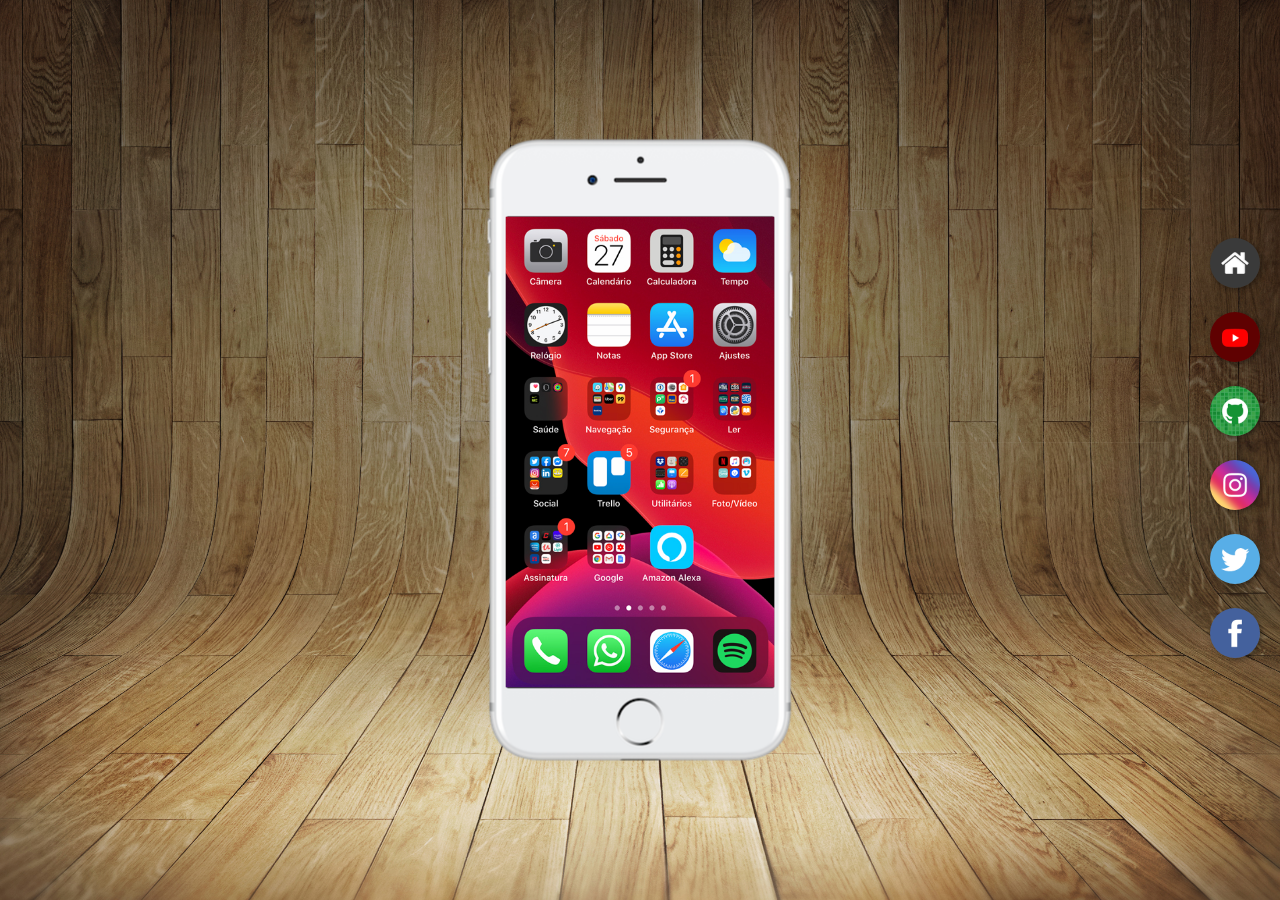
<file: index.html>
<!DOCTYPE html>
<html lang="pt-br">
<head>
  <meta charset="UTF-8">
  <meta name="viewport" content="width=device-width, initial-scale=1.0">
  <title>Redes Sociais com iframe</title>
  <link rel="shortcut icon" href="favicon.ico" type="image/x-icon">
  <link rel="stylesheet" href="styles/index.css">
  <link rel="stylesheet" href="styles/media.css">
</head>
<body>
  <main>
    <section id="fone">
      <iframe src="home.html" name="screen" id="screen" frameborder="0">
        Seu navegador não é compatível com isso.
      </iframe>
    </section>

    <section id="social-links">
      <a href="home.html" target="screen"><img src="imagens/logo-home.jpg" alt="Home"></a>
      <a href="youtube.html" target="screen"><img src="imagens/logo-youtube.jpg" alt="Youtube"></a>
      <a href="github.html" target="screen"><img src="imagens/logo-github.jpg" alt="GitHub"></a>
      <a href="instagram.html" target="screen"><img src="imagens/logo-instagram.jpg" alt="Instagram"></a>
      <a href="twitter.html" target="screen"><img src="imagens/logo-twitter.jpg" alt="Twitter"></a>
      <a href="facebook.html" target="screen"><img src="imagens/logo-facebook.jpg" alt="Facebook"></a>
    </section>
  </main>
</body>
</html>
</file>
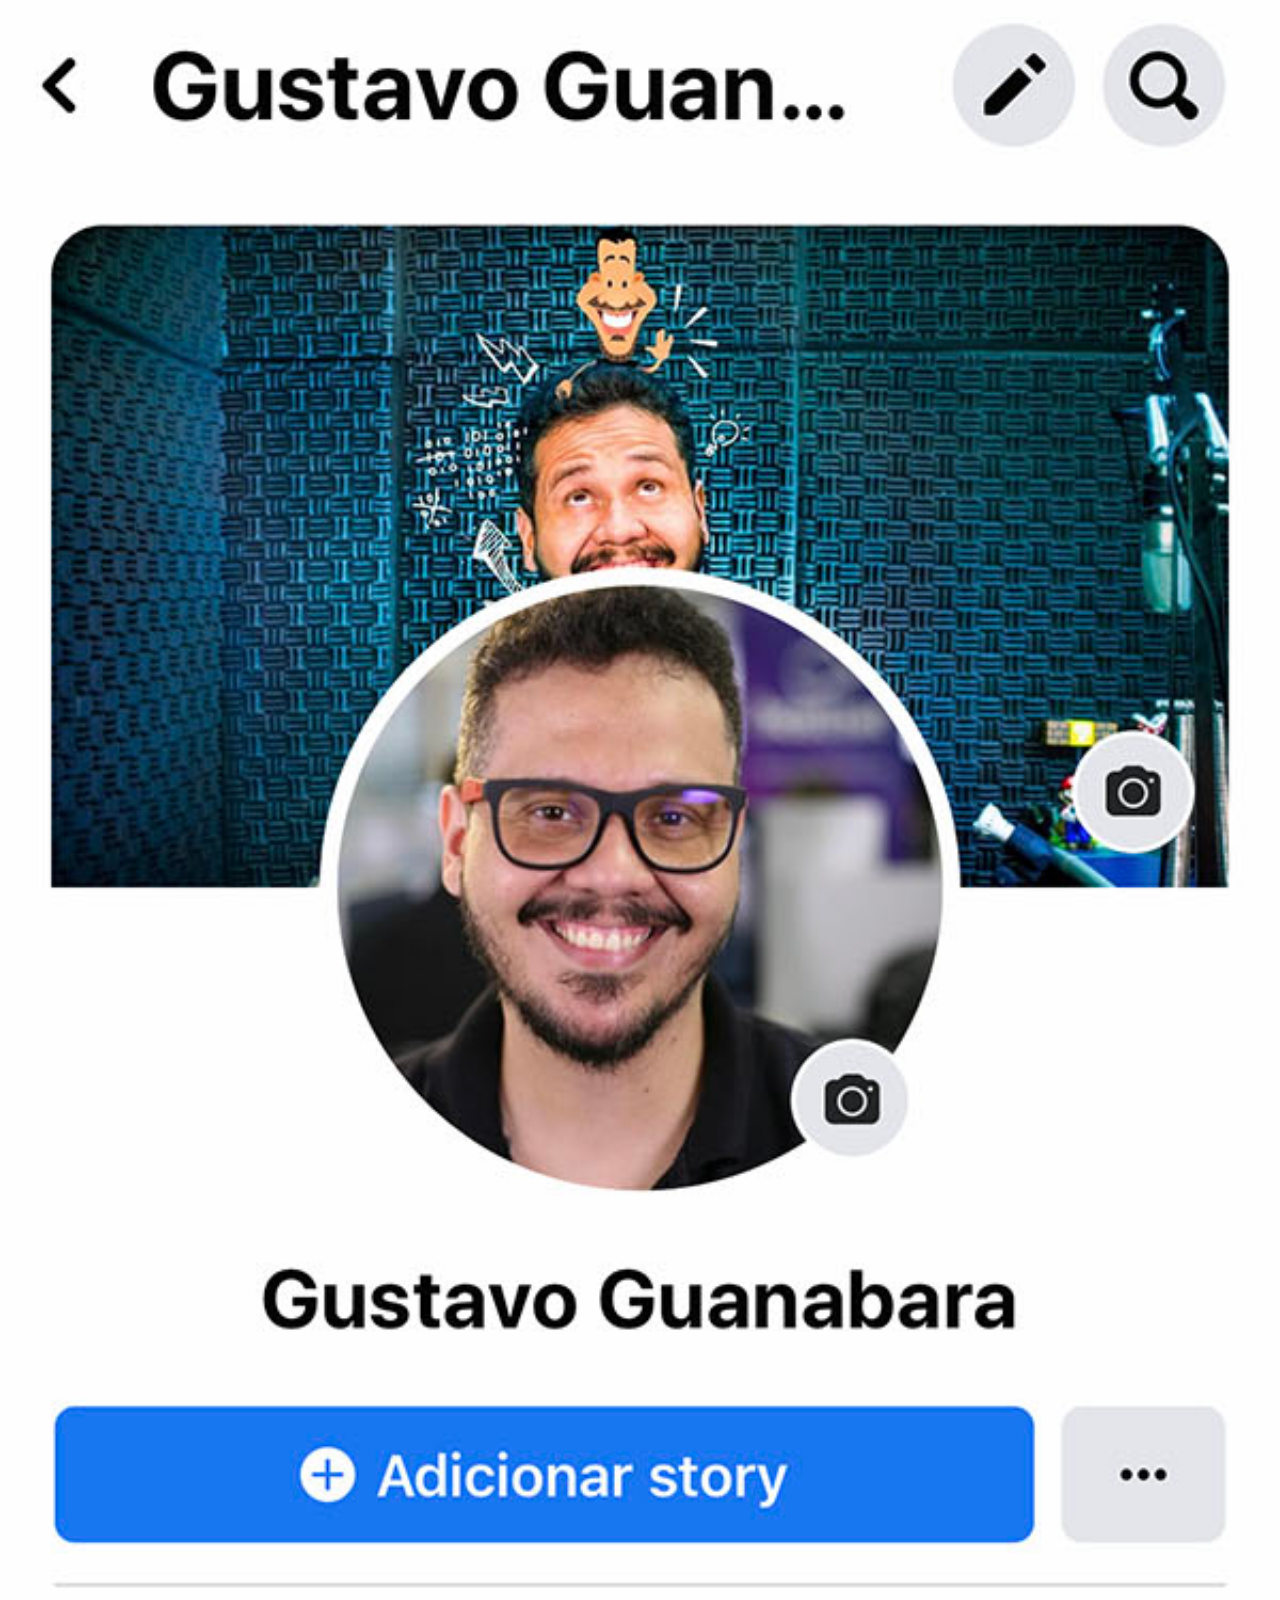
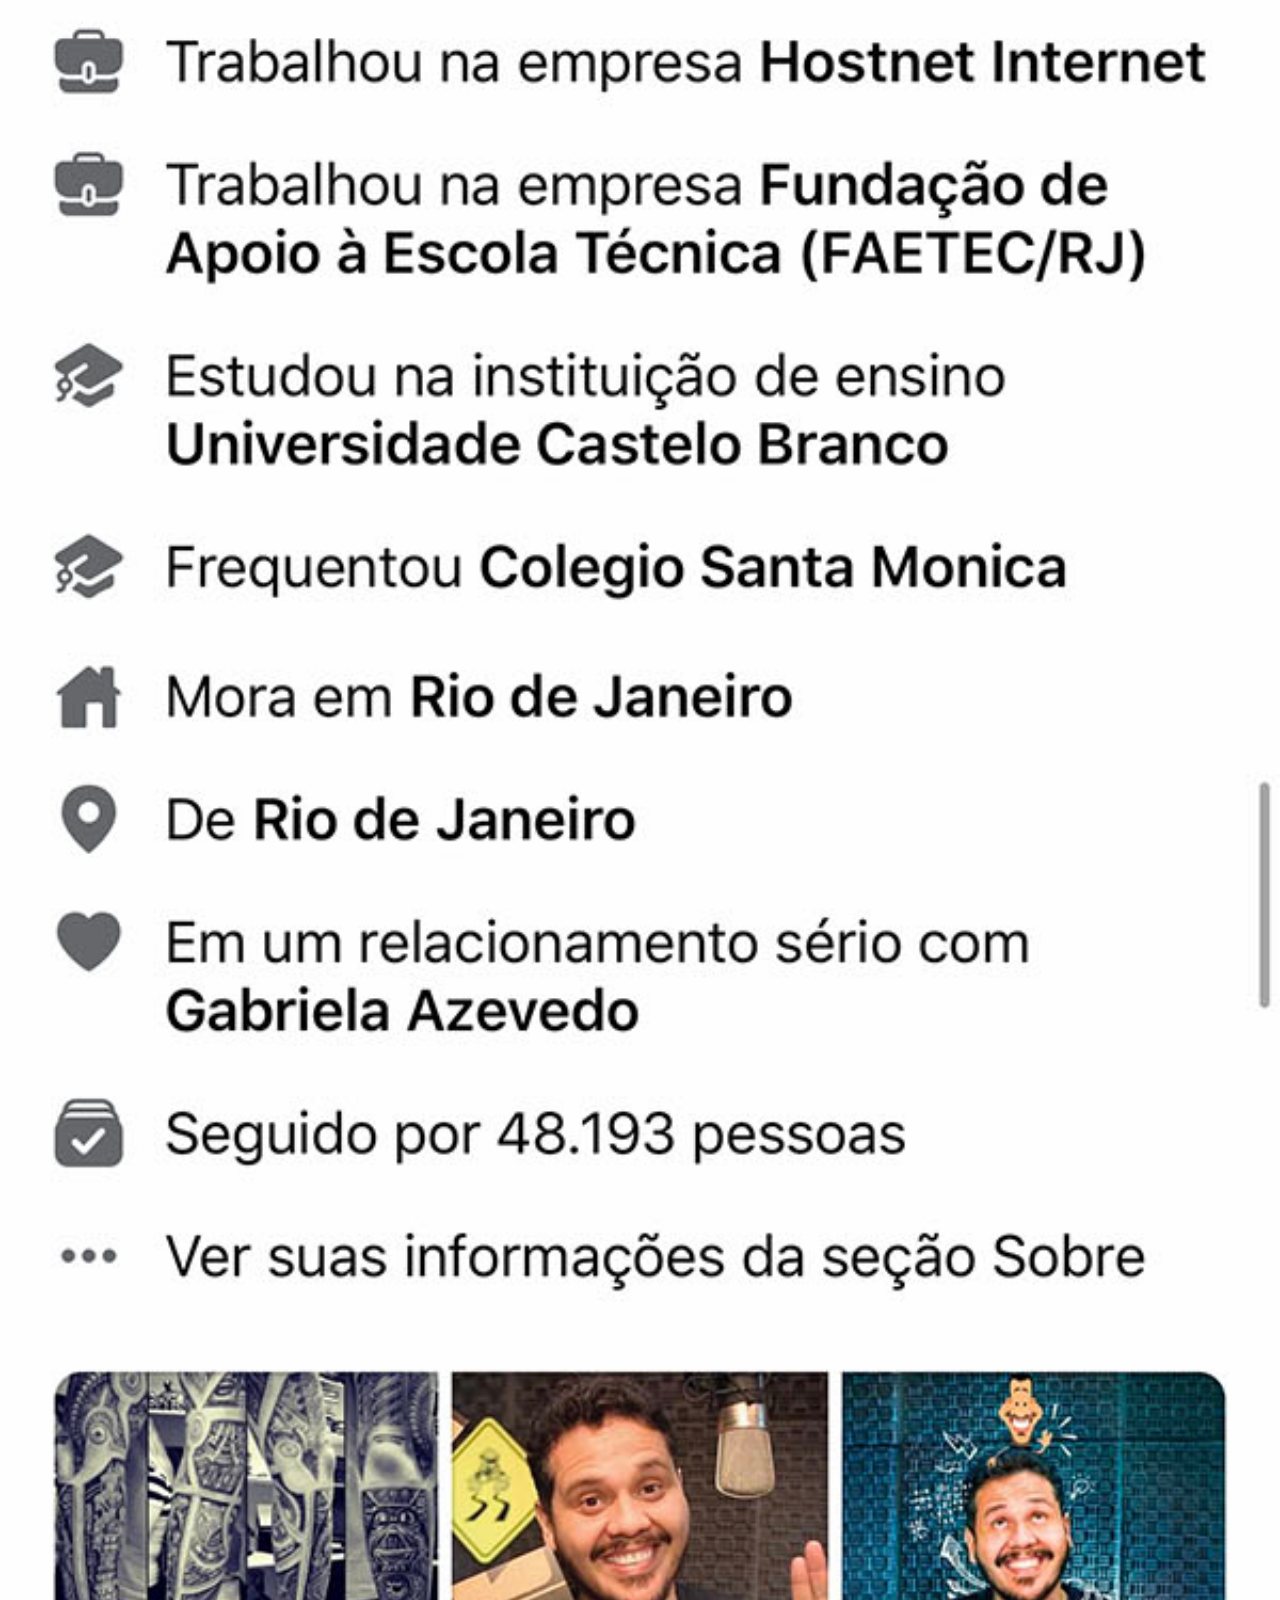
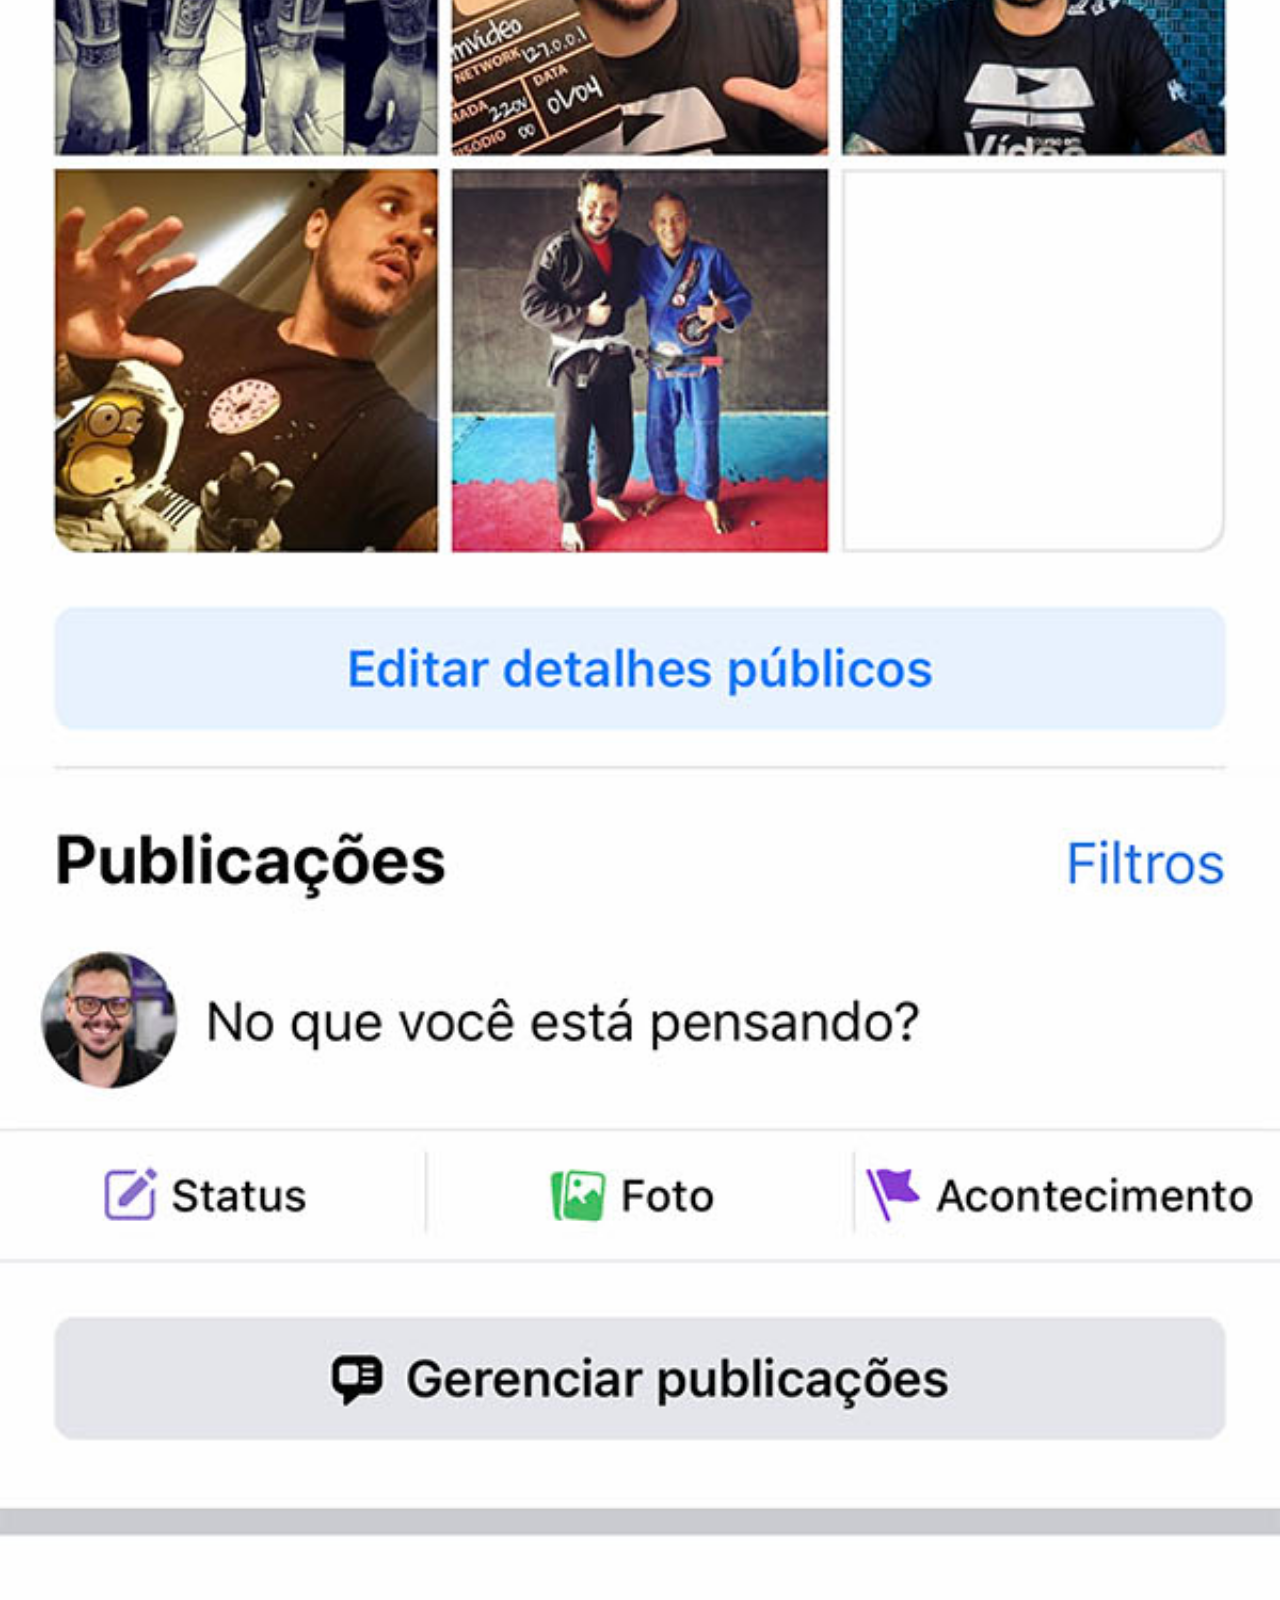
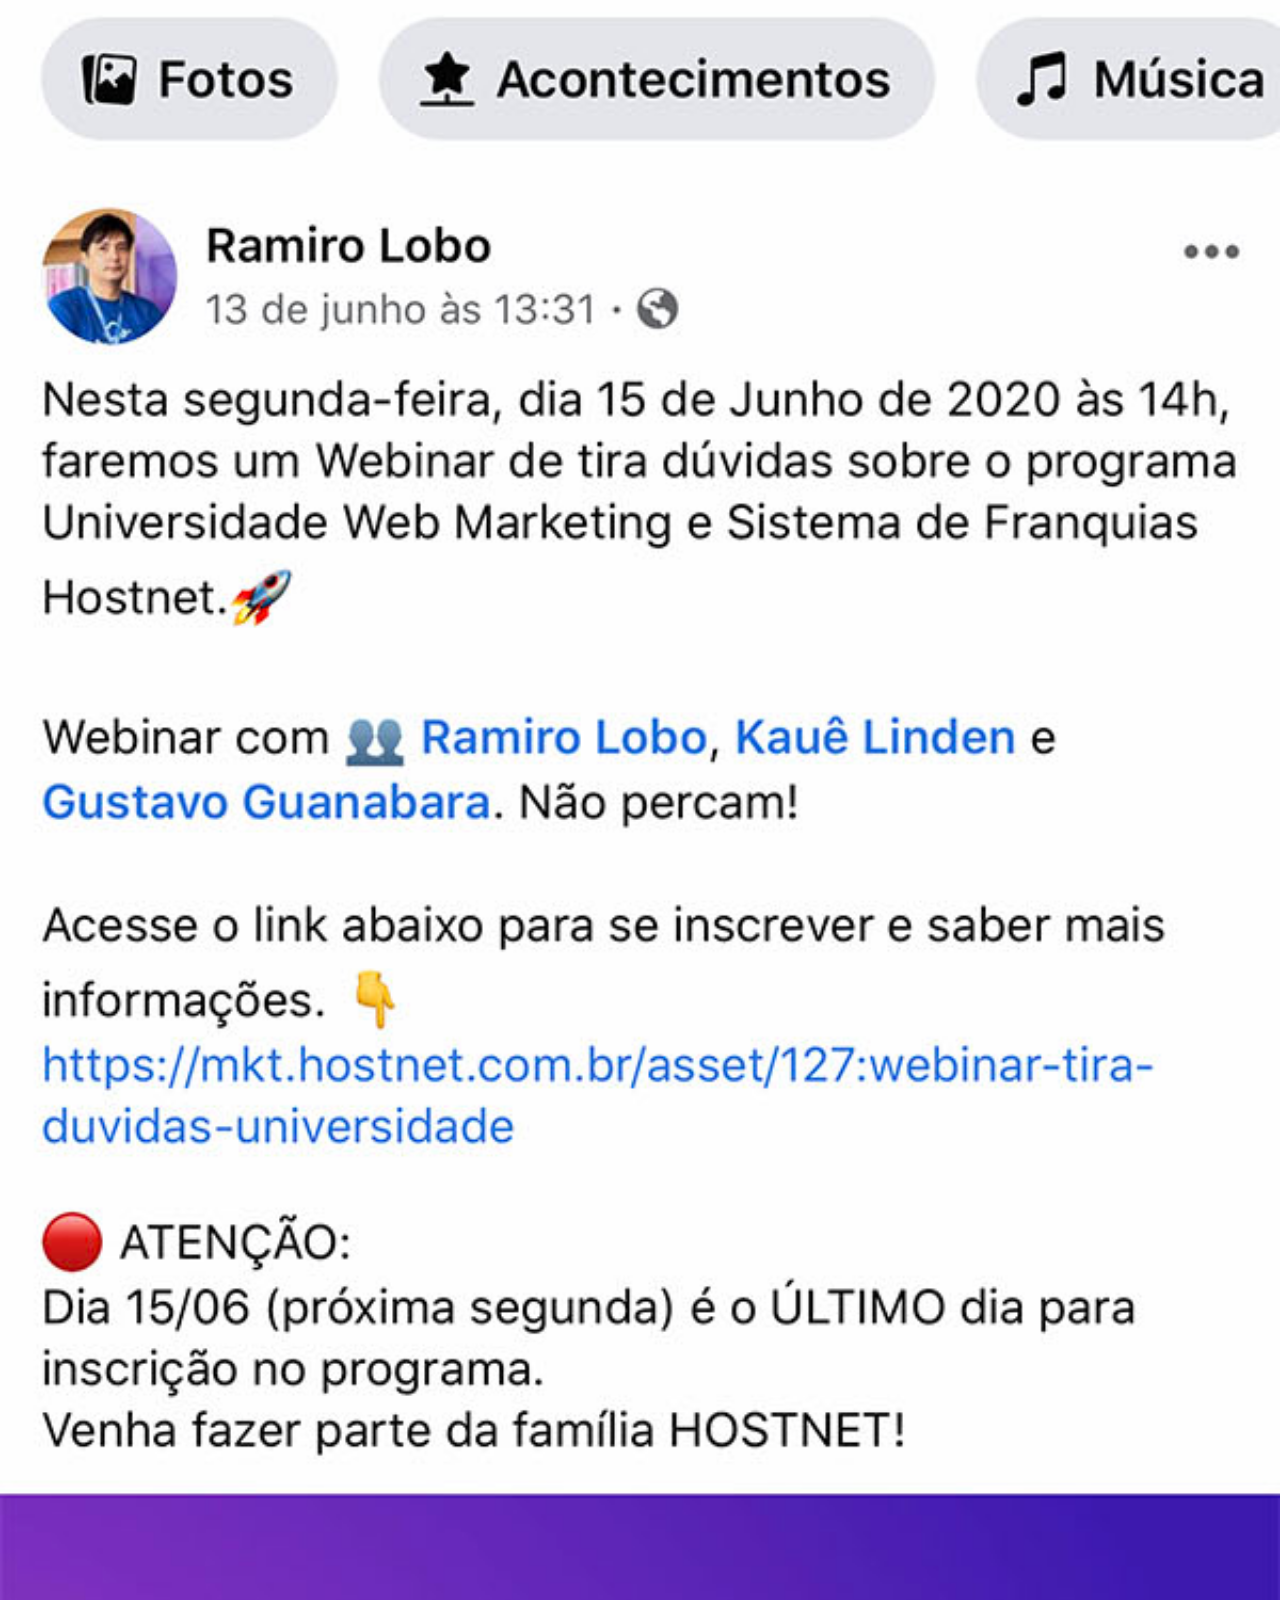
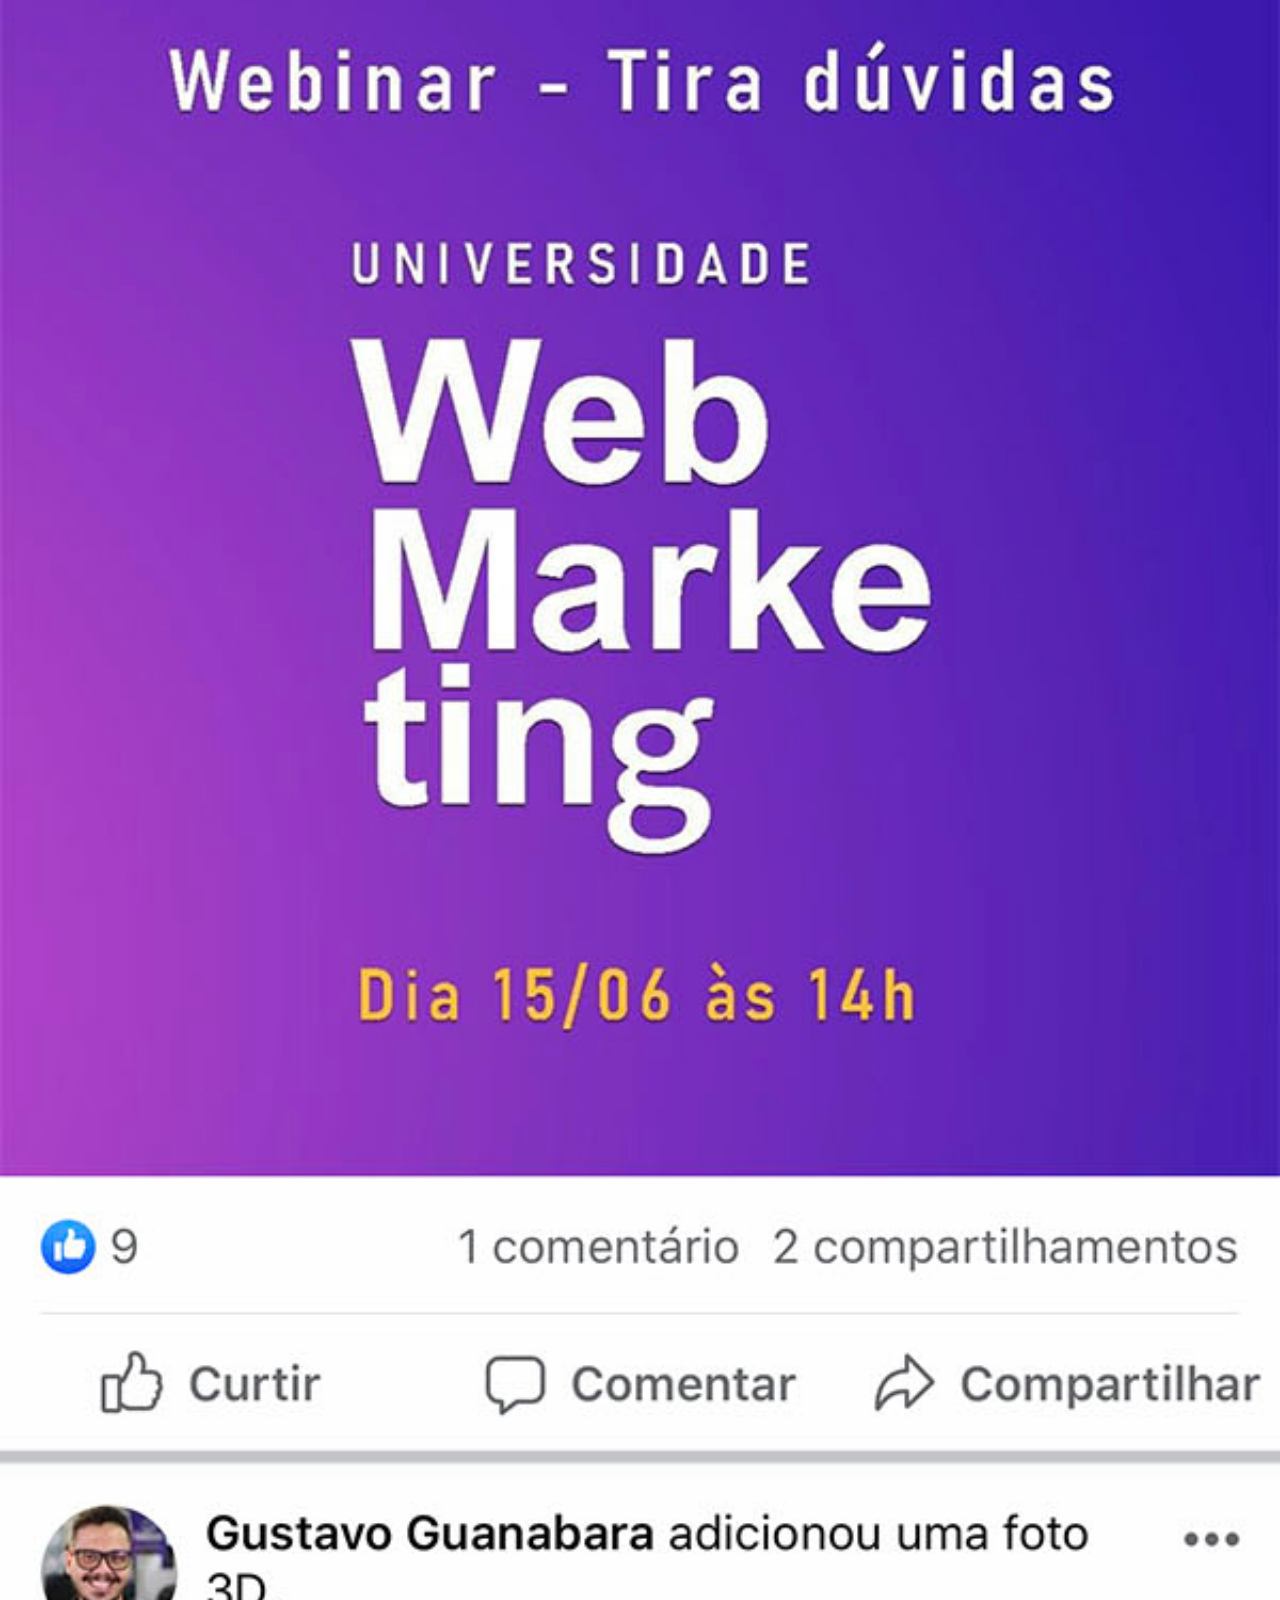
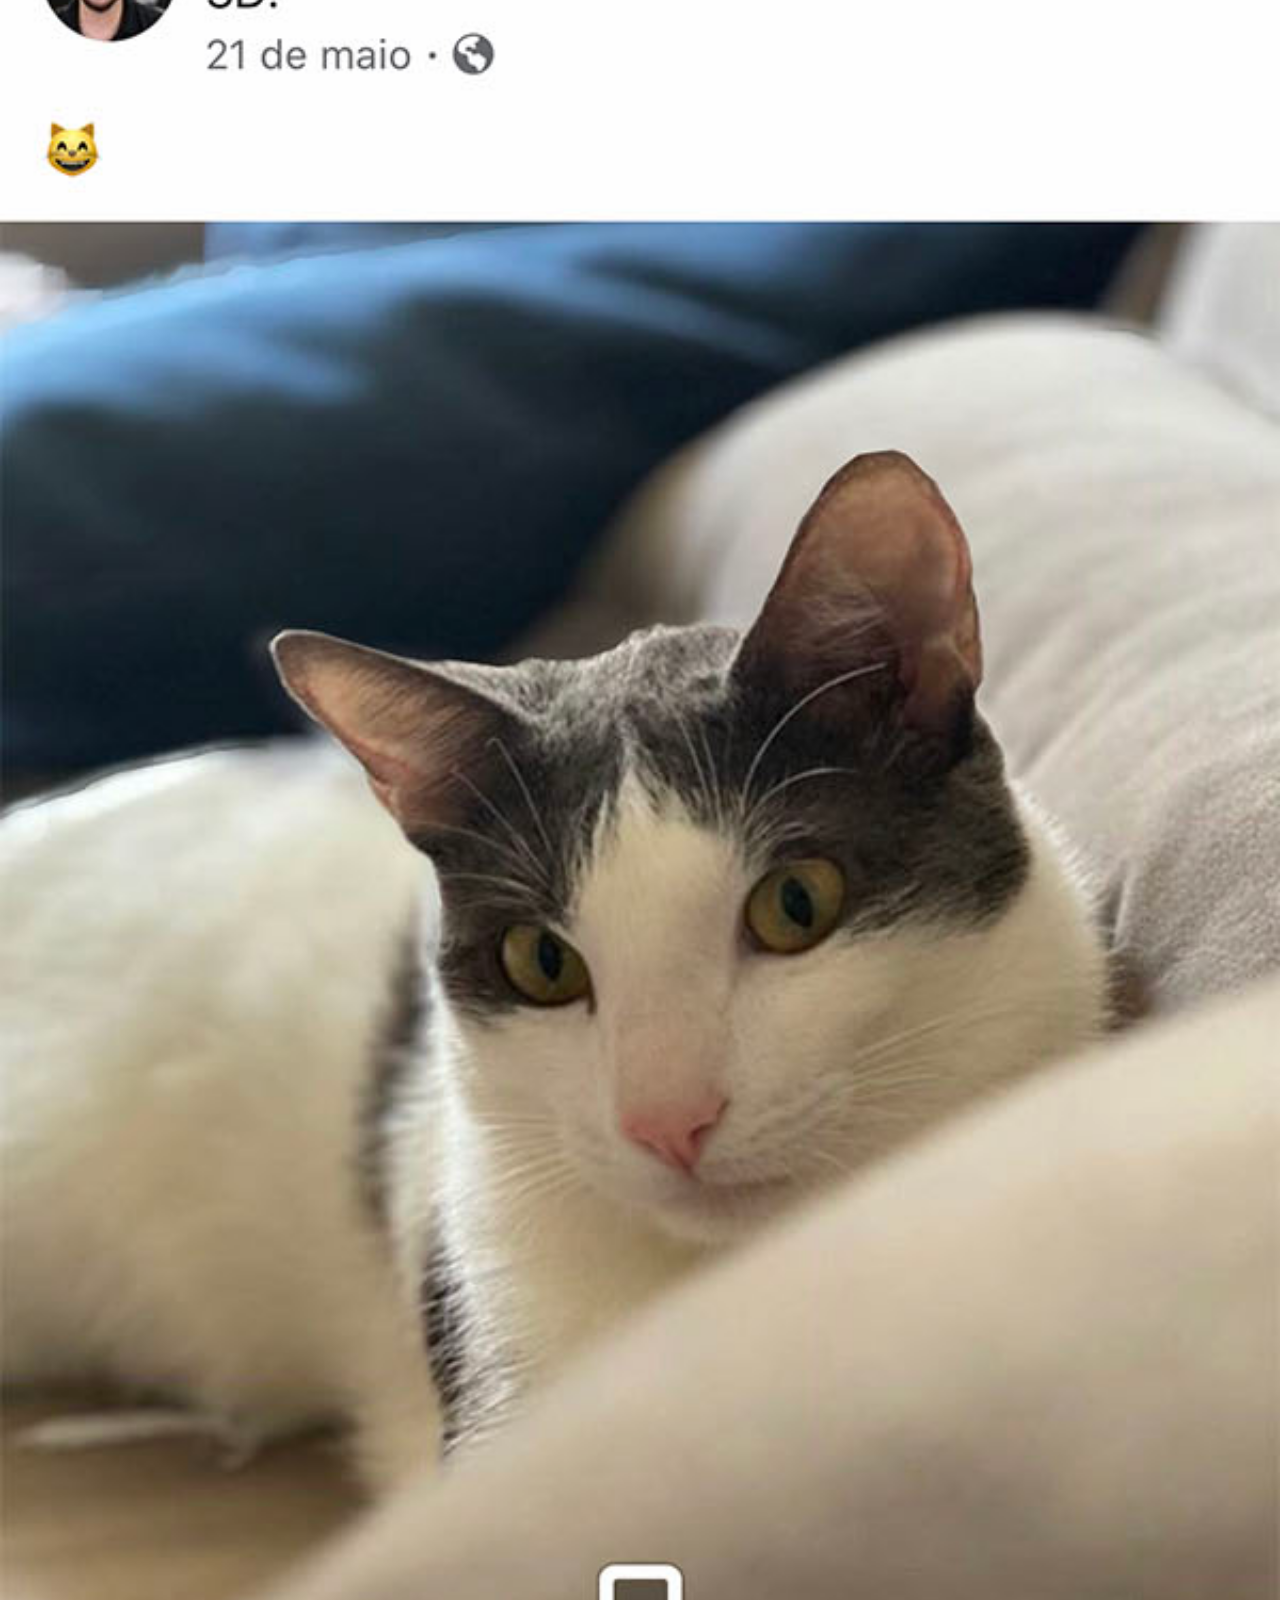
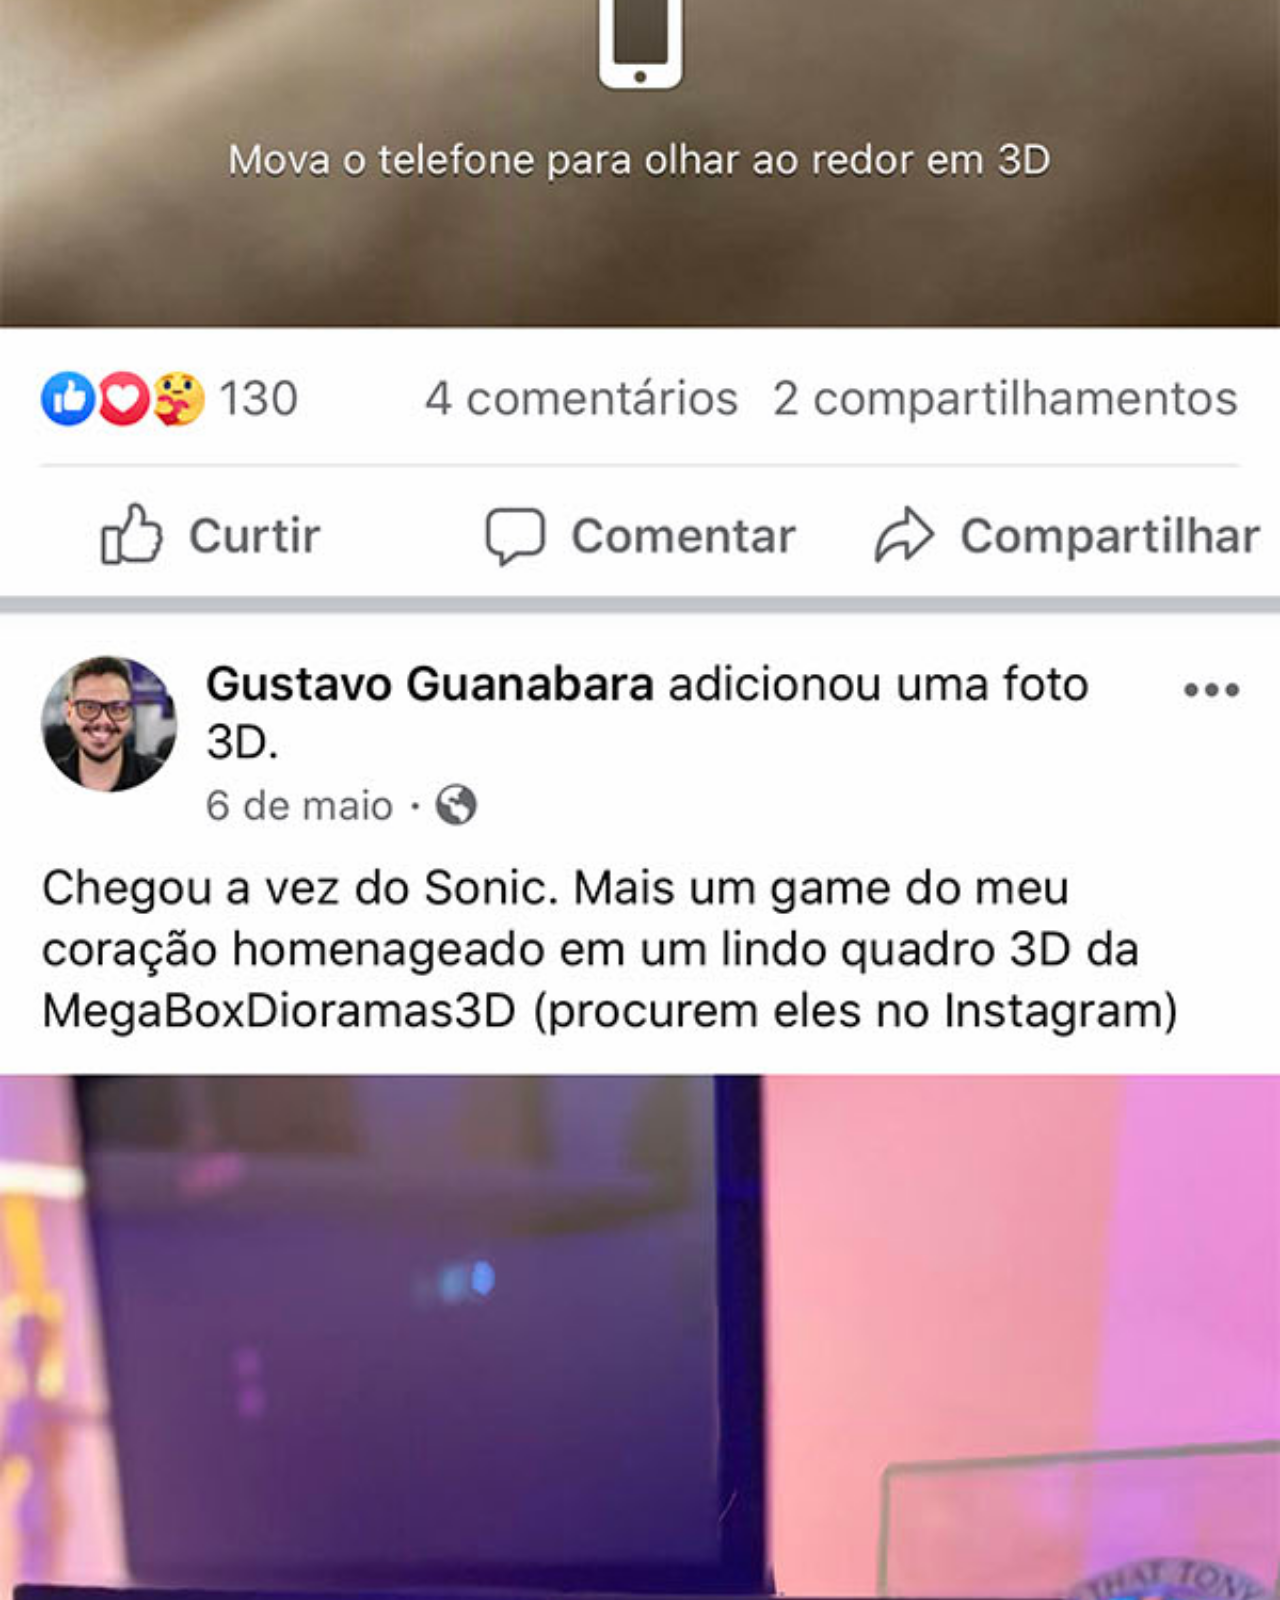
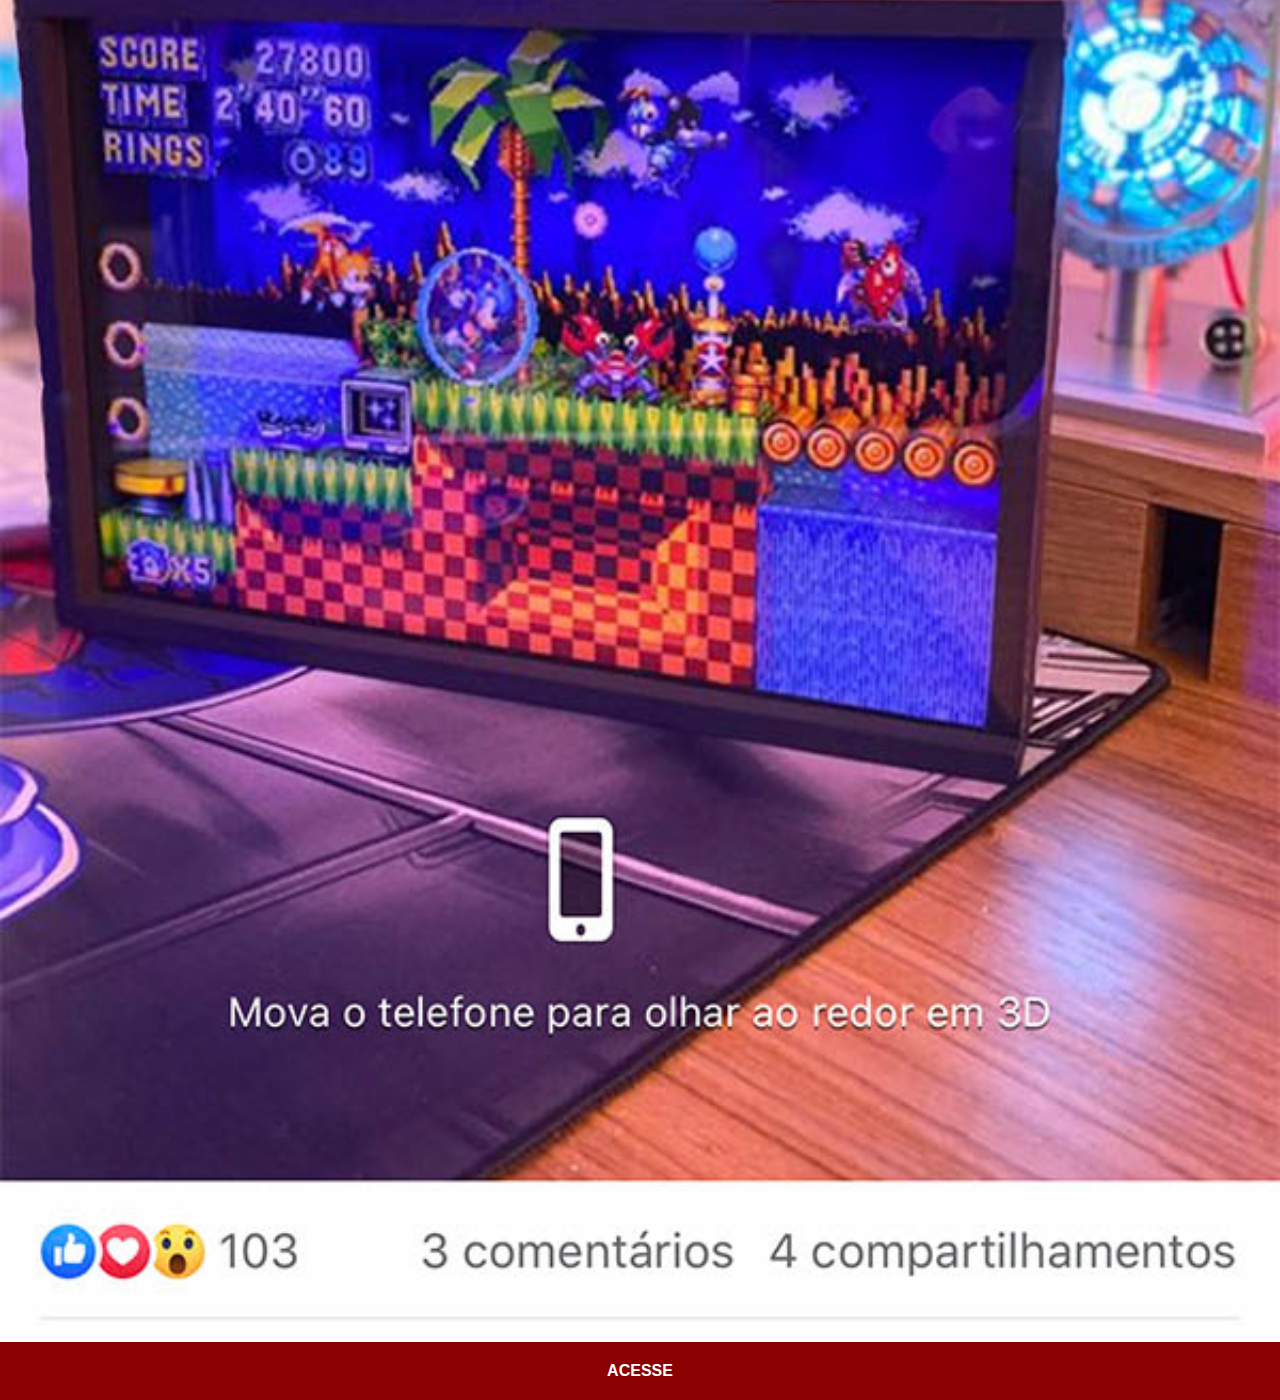
<file: facebook.html>
<!DOCTYPE html>
<html lang="pt-br">
<head>
  <meta charset="UTF-8">
  <meta name="viewport" content="width=device-width, initial-scale=1.0">
  <title>Facebook</title>
  <link rel="stylesheet" href="styles/social.css">
</head>
<body>
  <img src="imagens/tela-facebook.jpg" alt="Facebook">
  <a href="https://www.facebook.com/gustavoguanabara" target="_blank">Acesse</a>
</body>
</html>
</file>
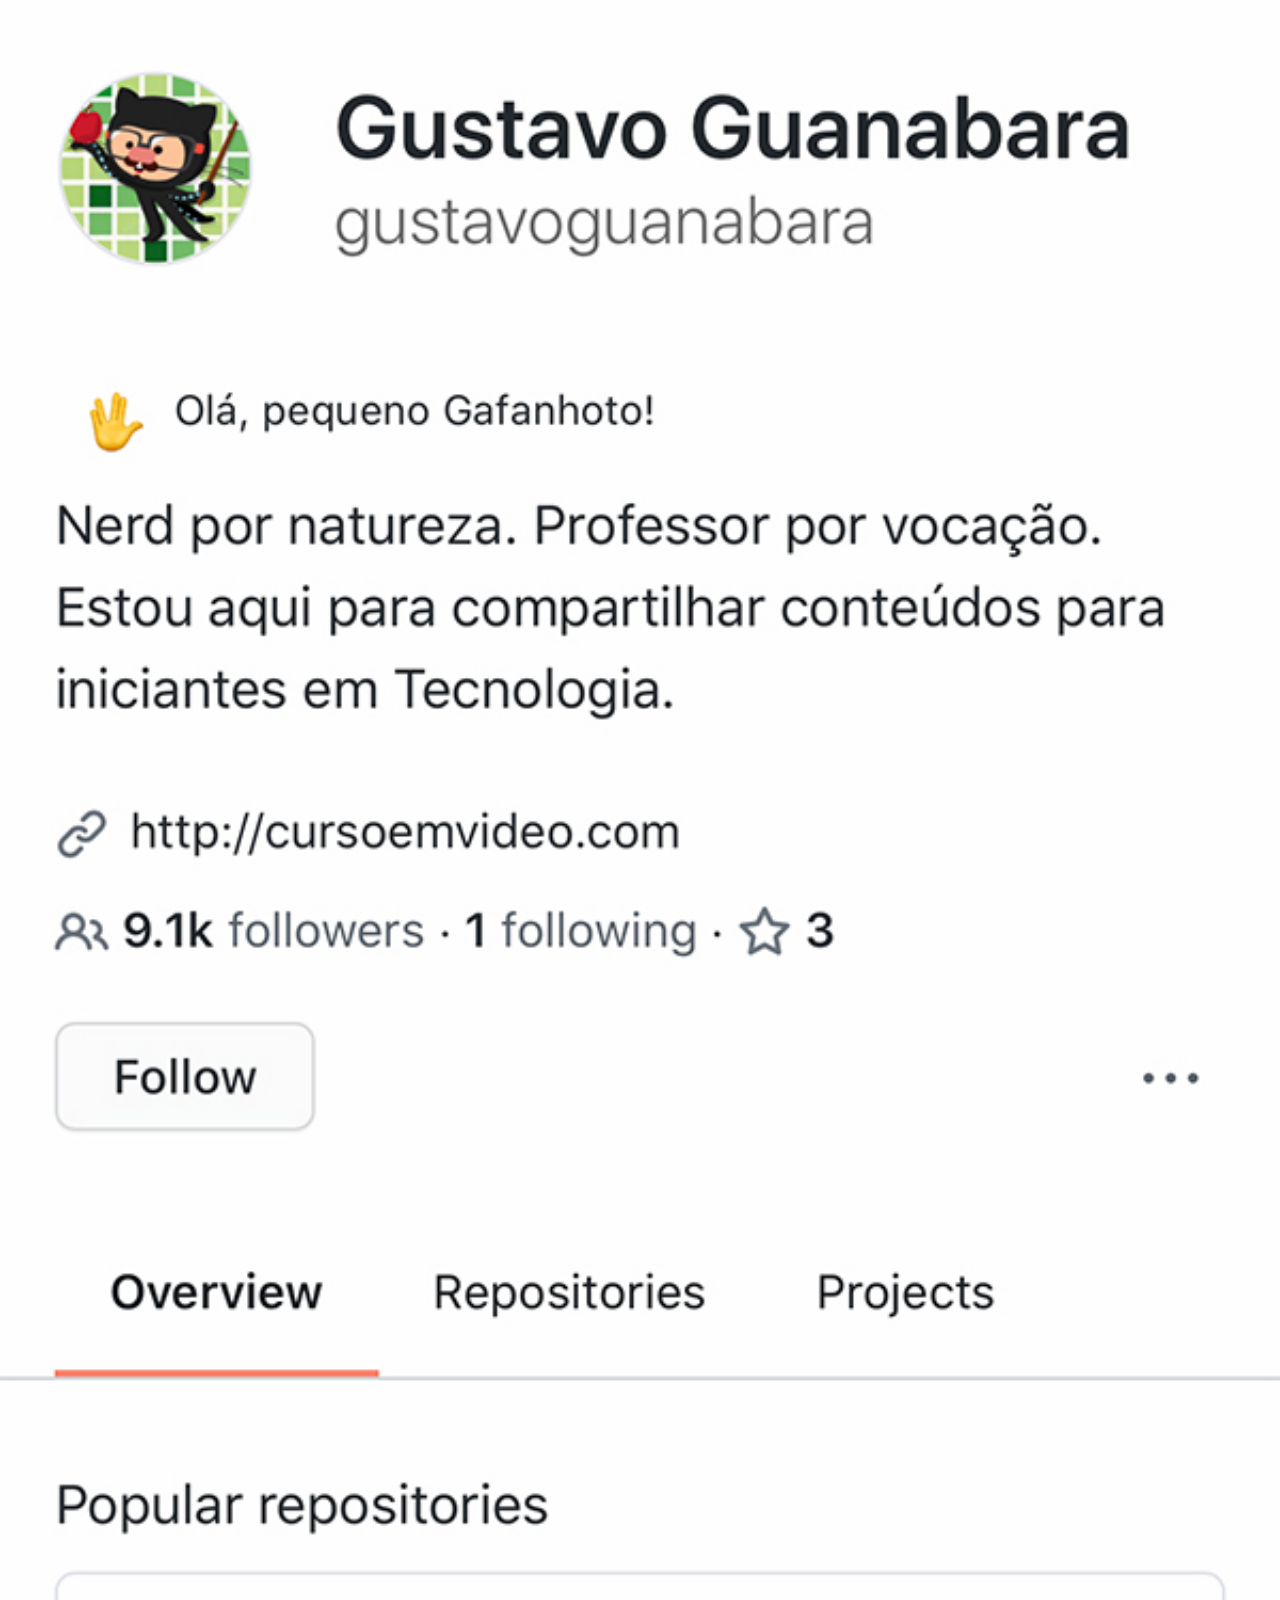
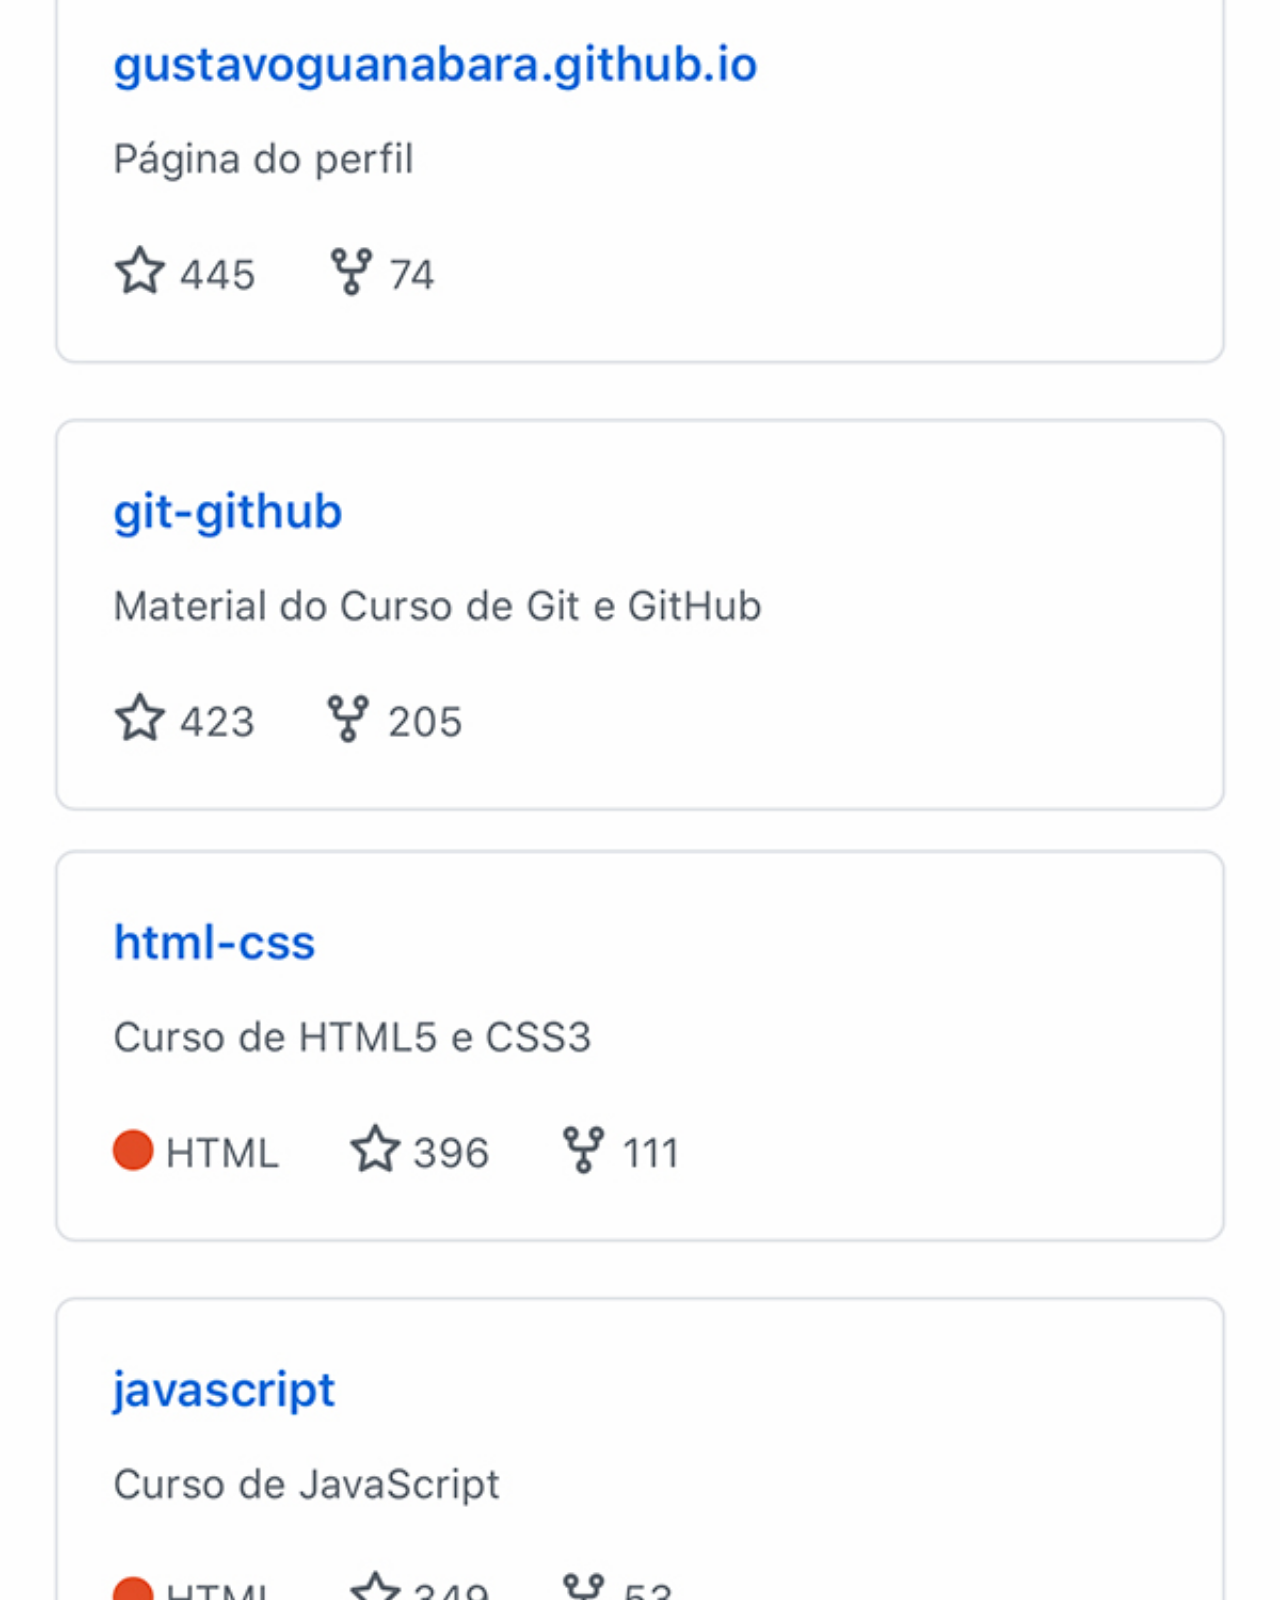
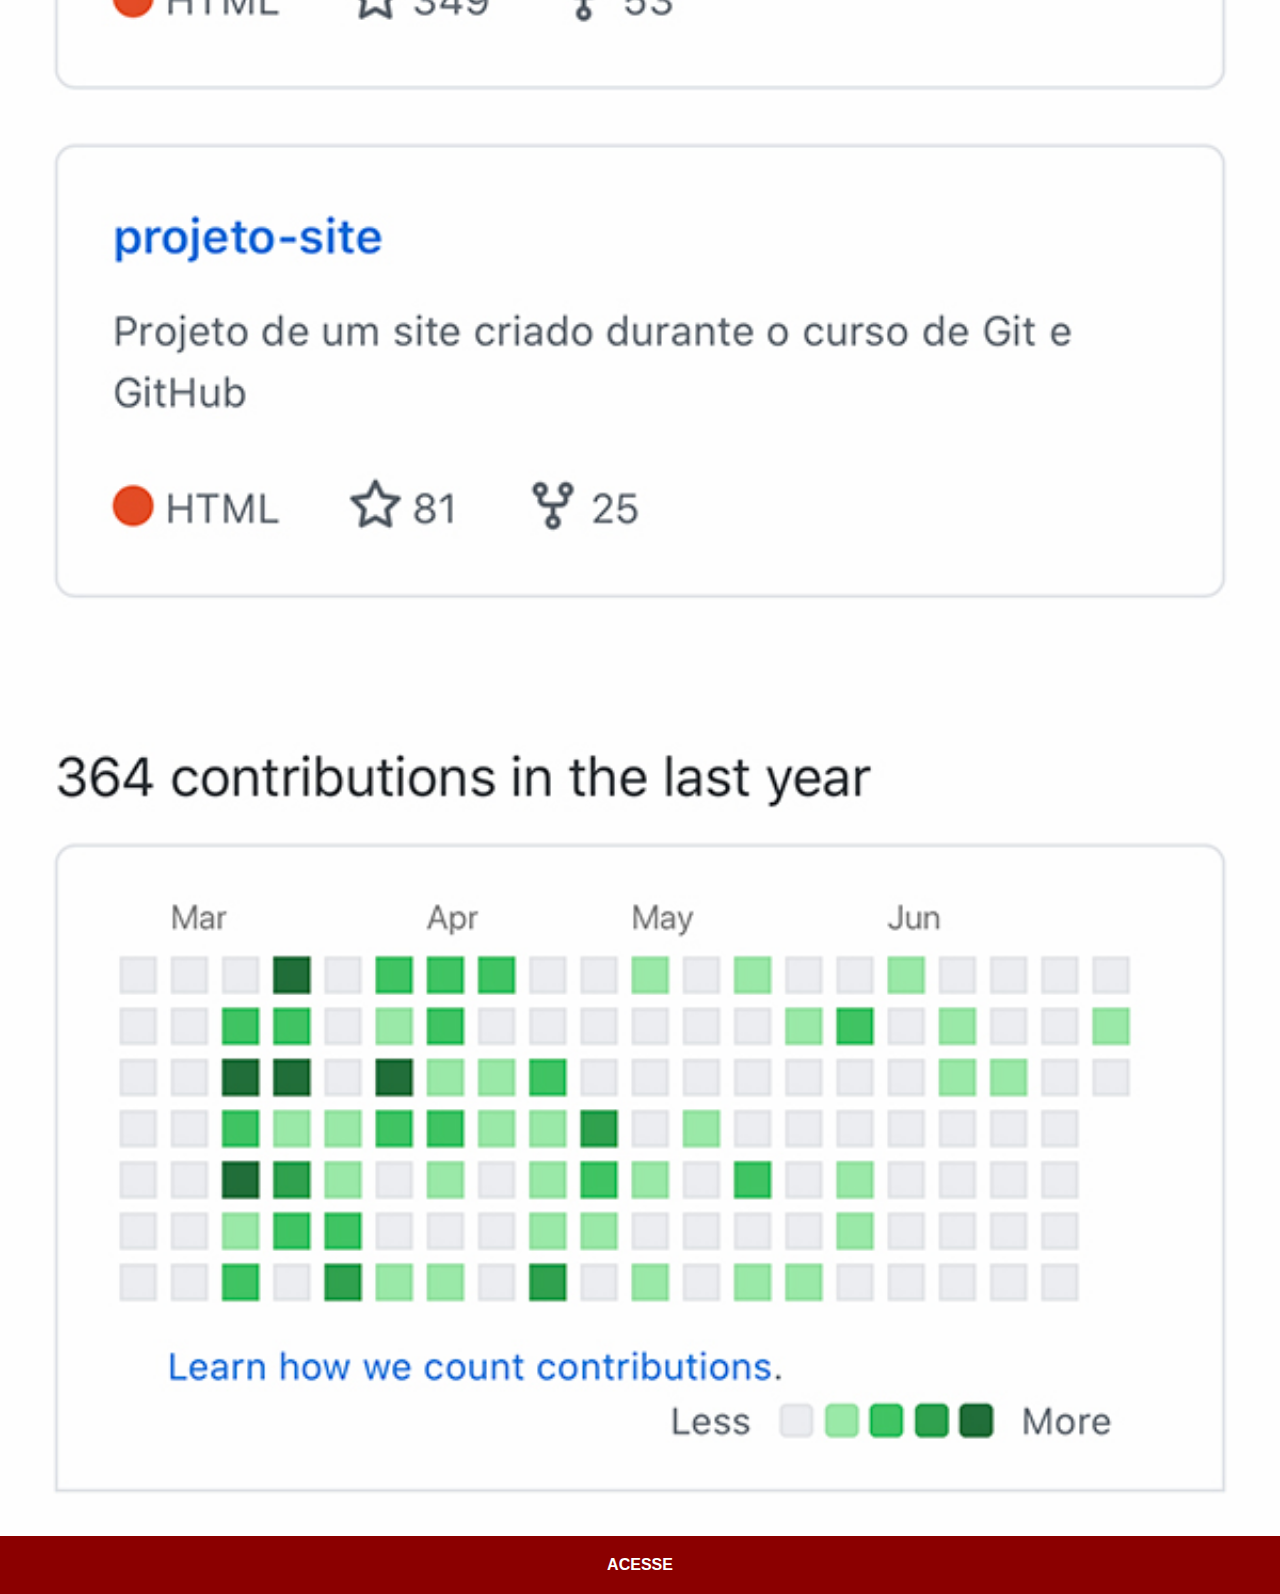
<file: github.html>
<!DOCTYPE html>
<html lang="pt-br">
<head>
  <meta charset="UTF-8">
  <meta name="viewport" content="width=device-width, initial-scale=1.0">
  <title>GitHub</title>
  <link rel="stylesheet" href="styles/social.css">
</head>
<body>
  <img src="imagens/tela-github.jpg" alt="GitHub">
  <a href="https://github.com/gustavoguanabara/">Acesse</a>
</body>
</html>
</file>
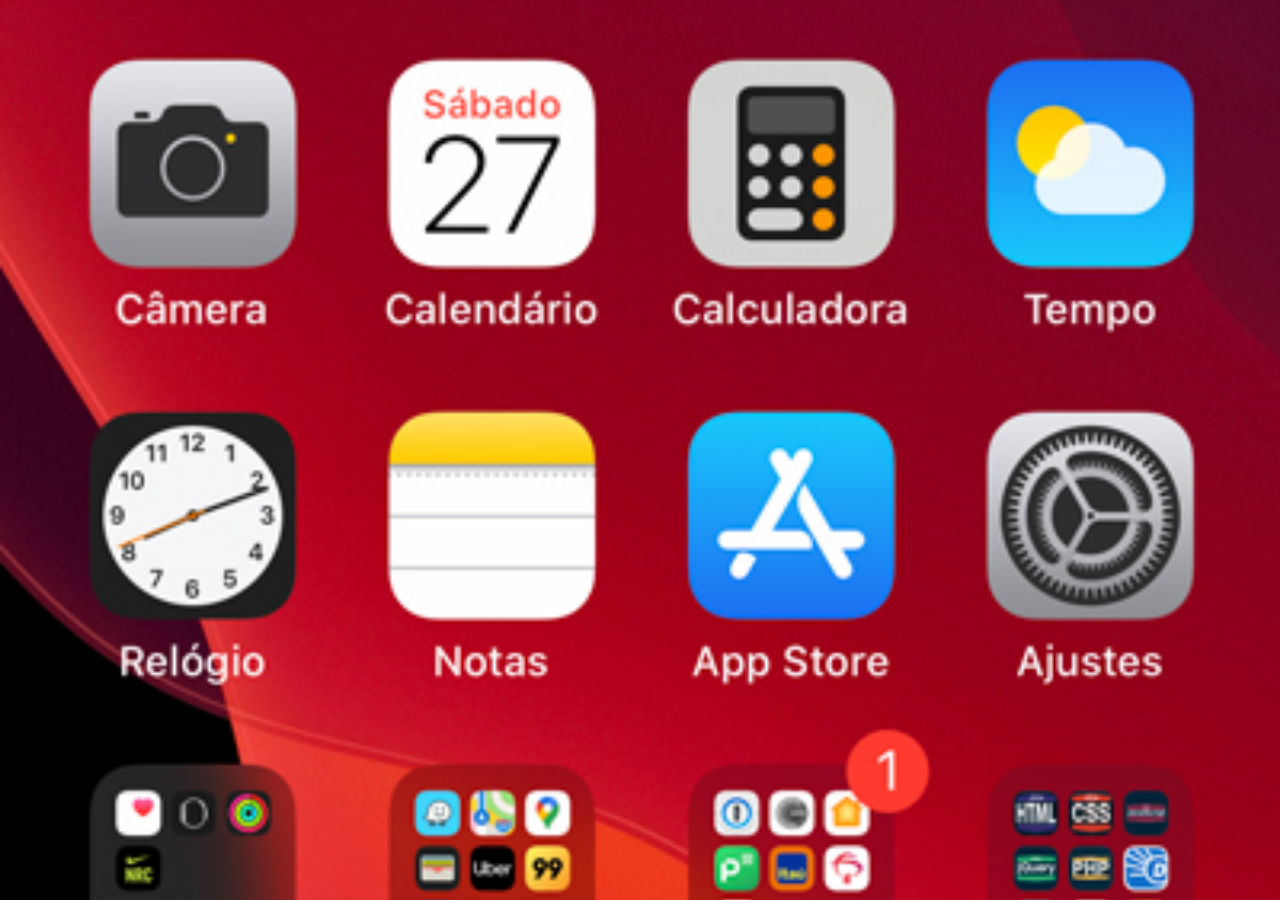
<file: home.html>
<!DOCTYPE html>
<html lang="pt-br">
<head>
  <meta charset="UTF-8">
  <meta name="viewport" content="width=device-width, initial-scale=1.0">
  <title>Home</title>
  <style>
    * {
      margin: 0;
      padding: 0;
      background: url(imagens/tela-home.jpg) no-repeat top center;
      background-size: cover;
    }
  </style>
</head>
<body>
  
</body>
</html>
</file>
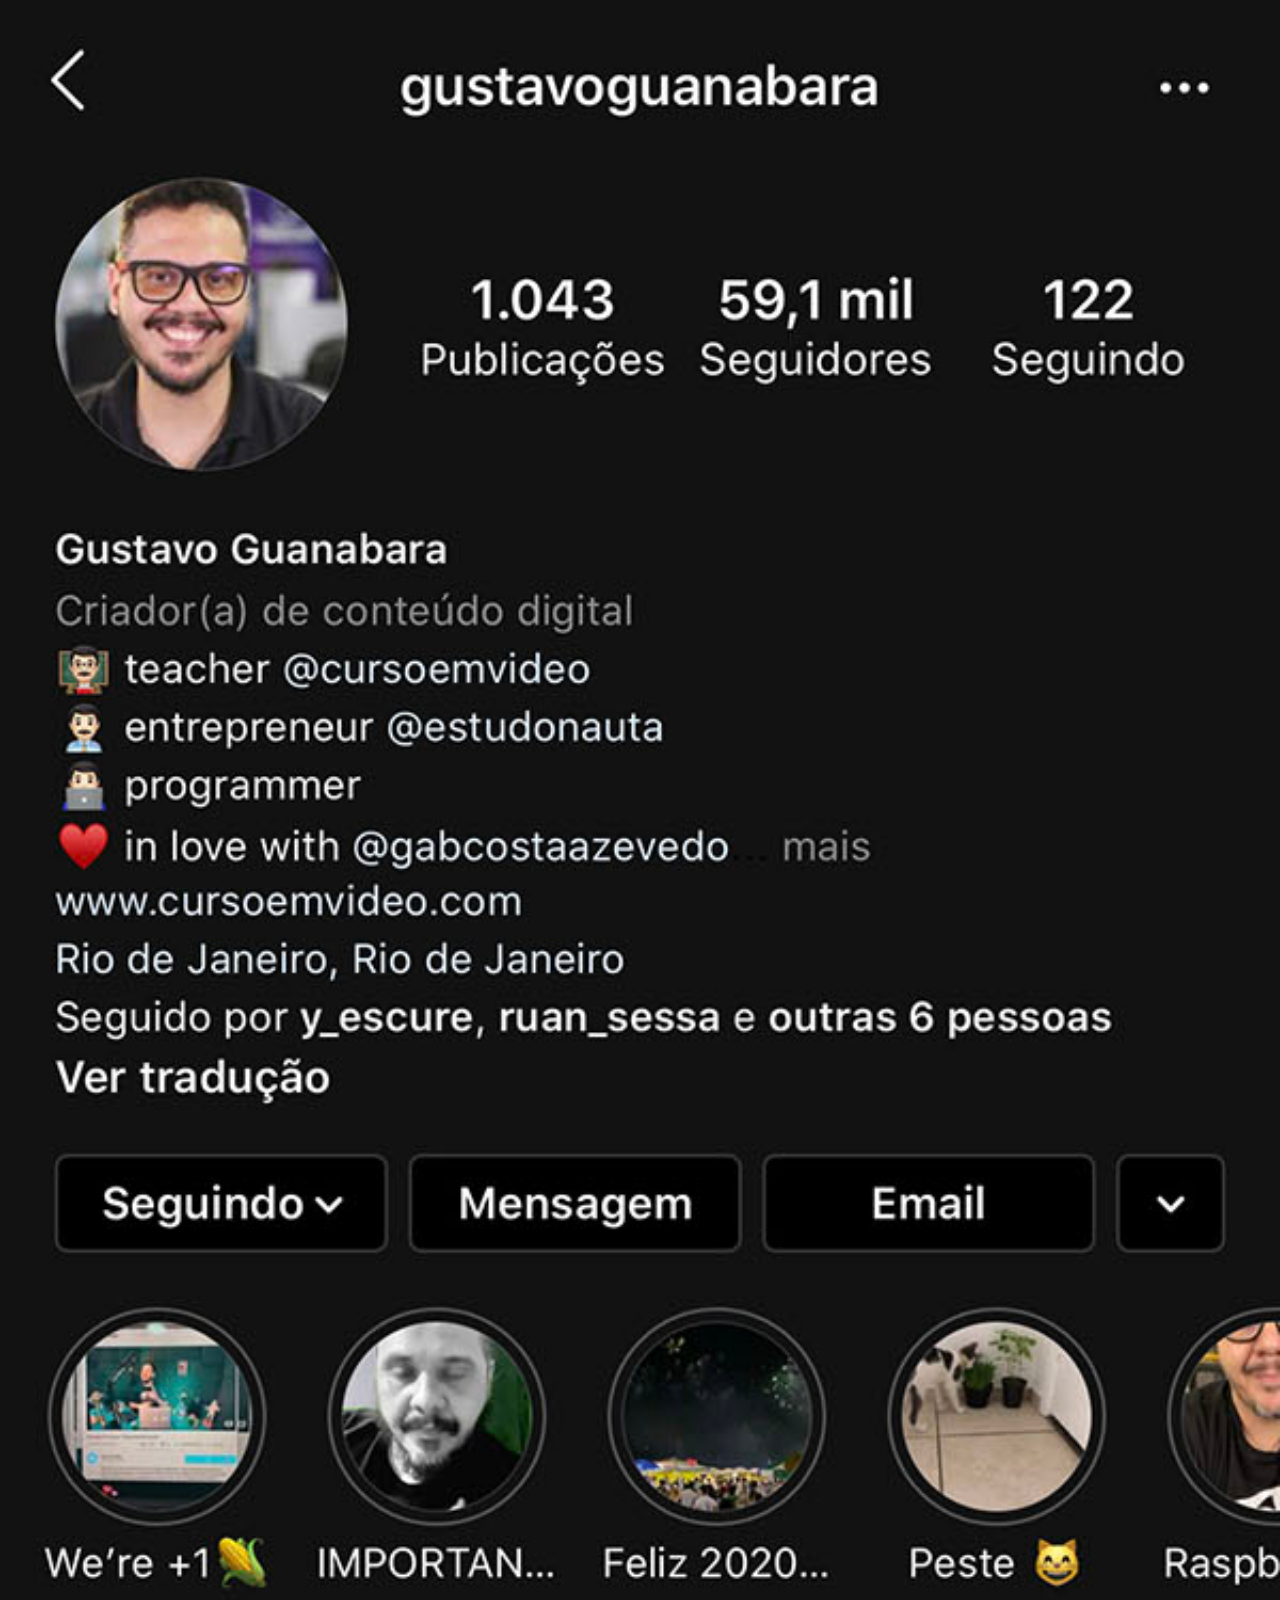
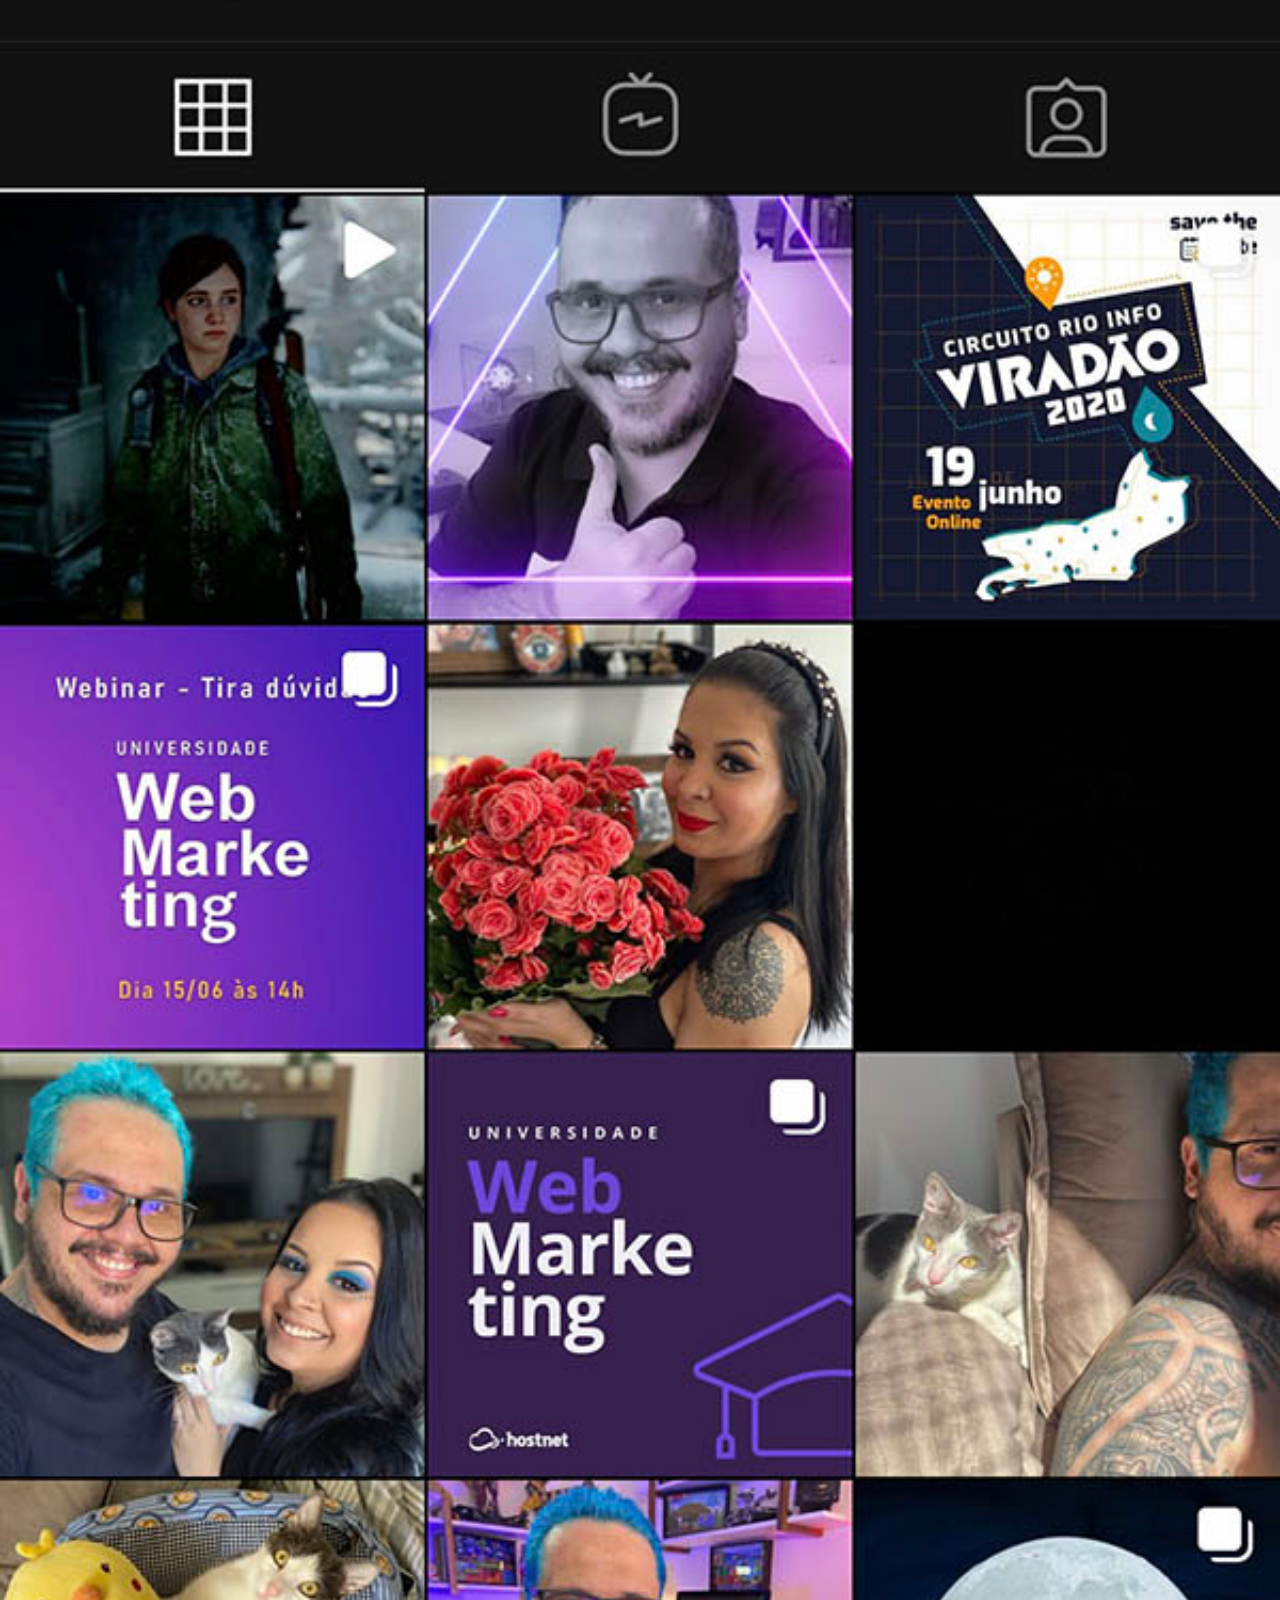
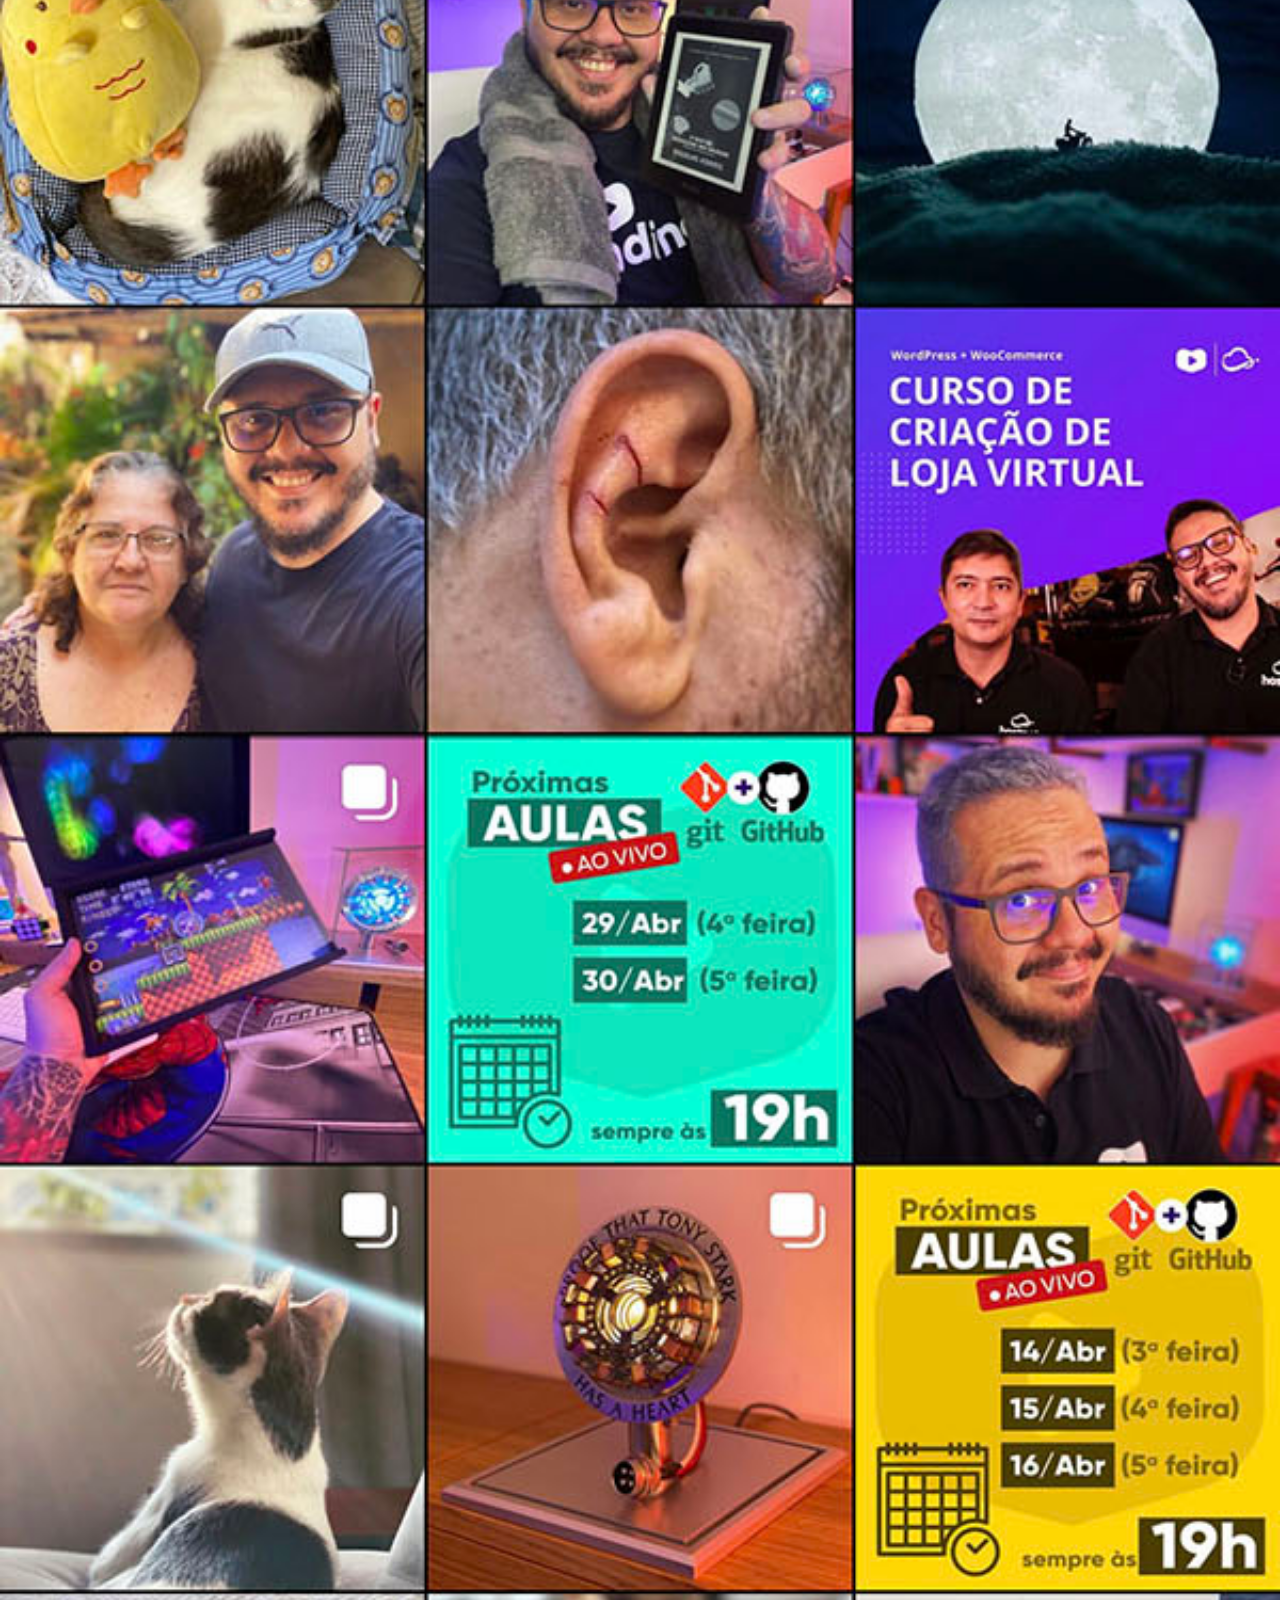
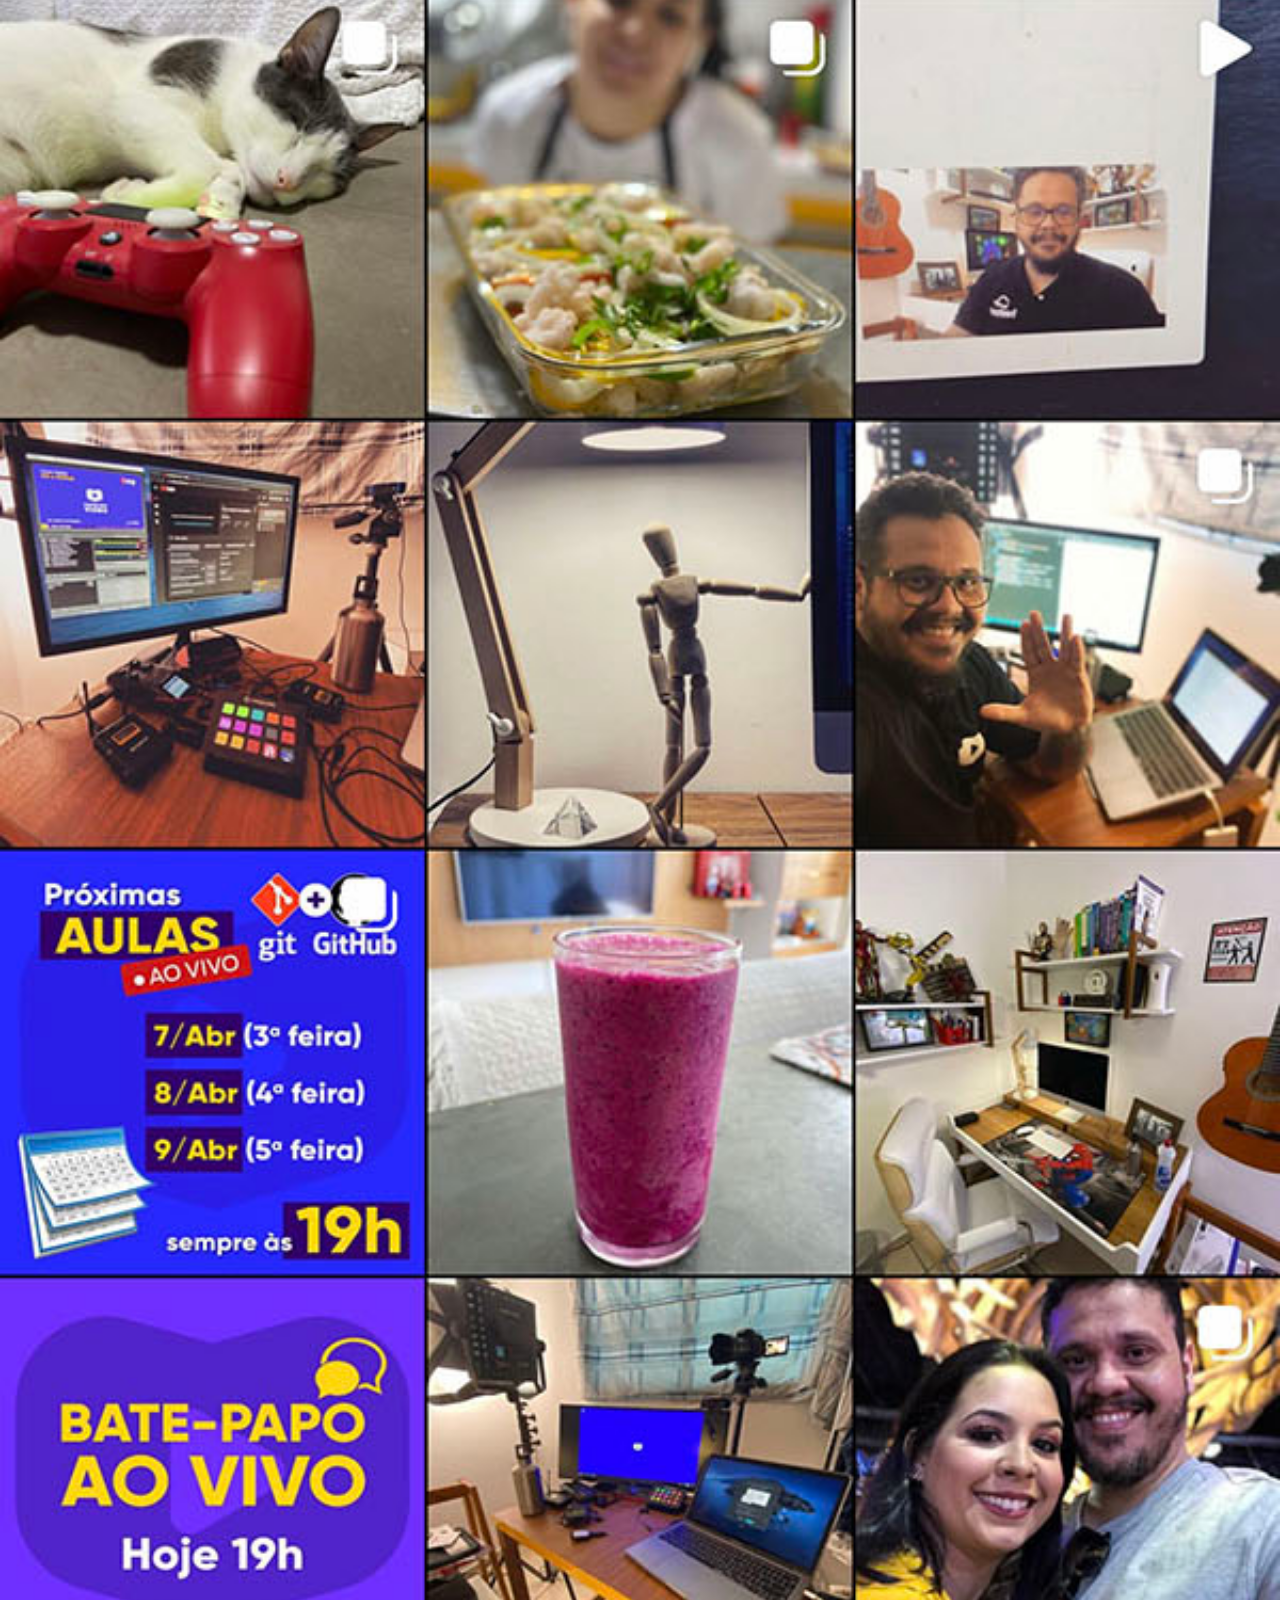
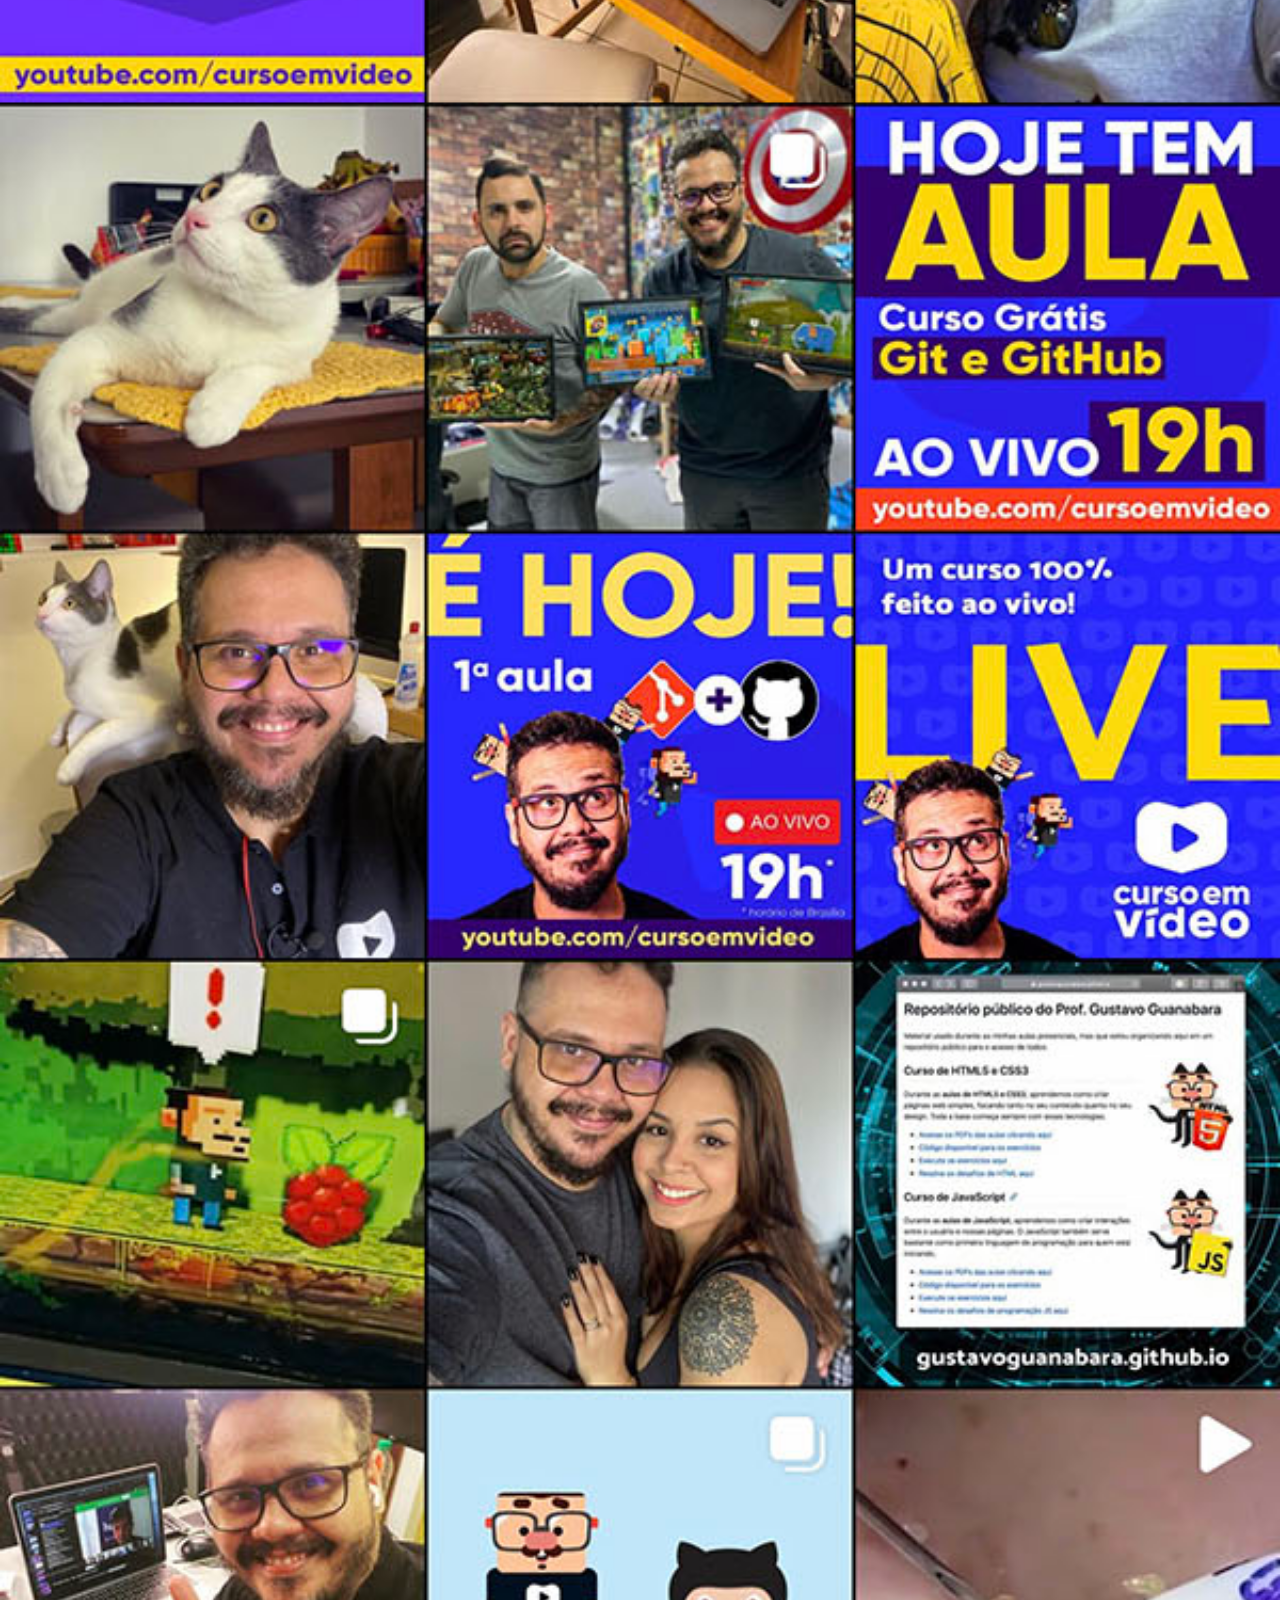
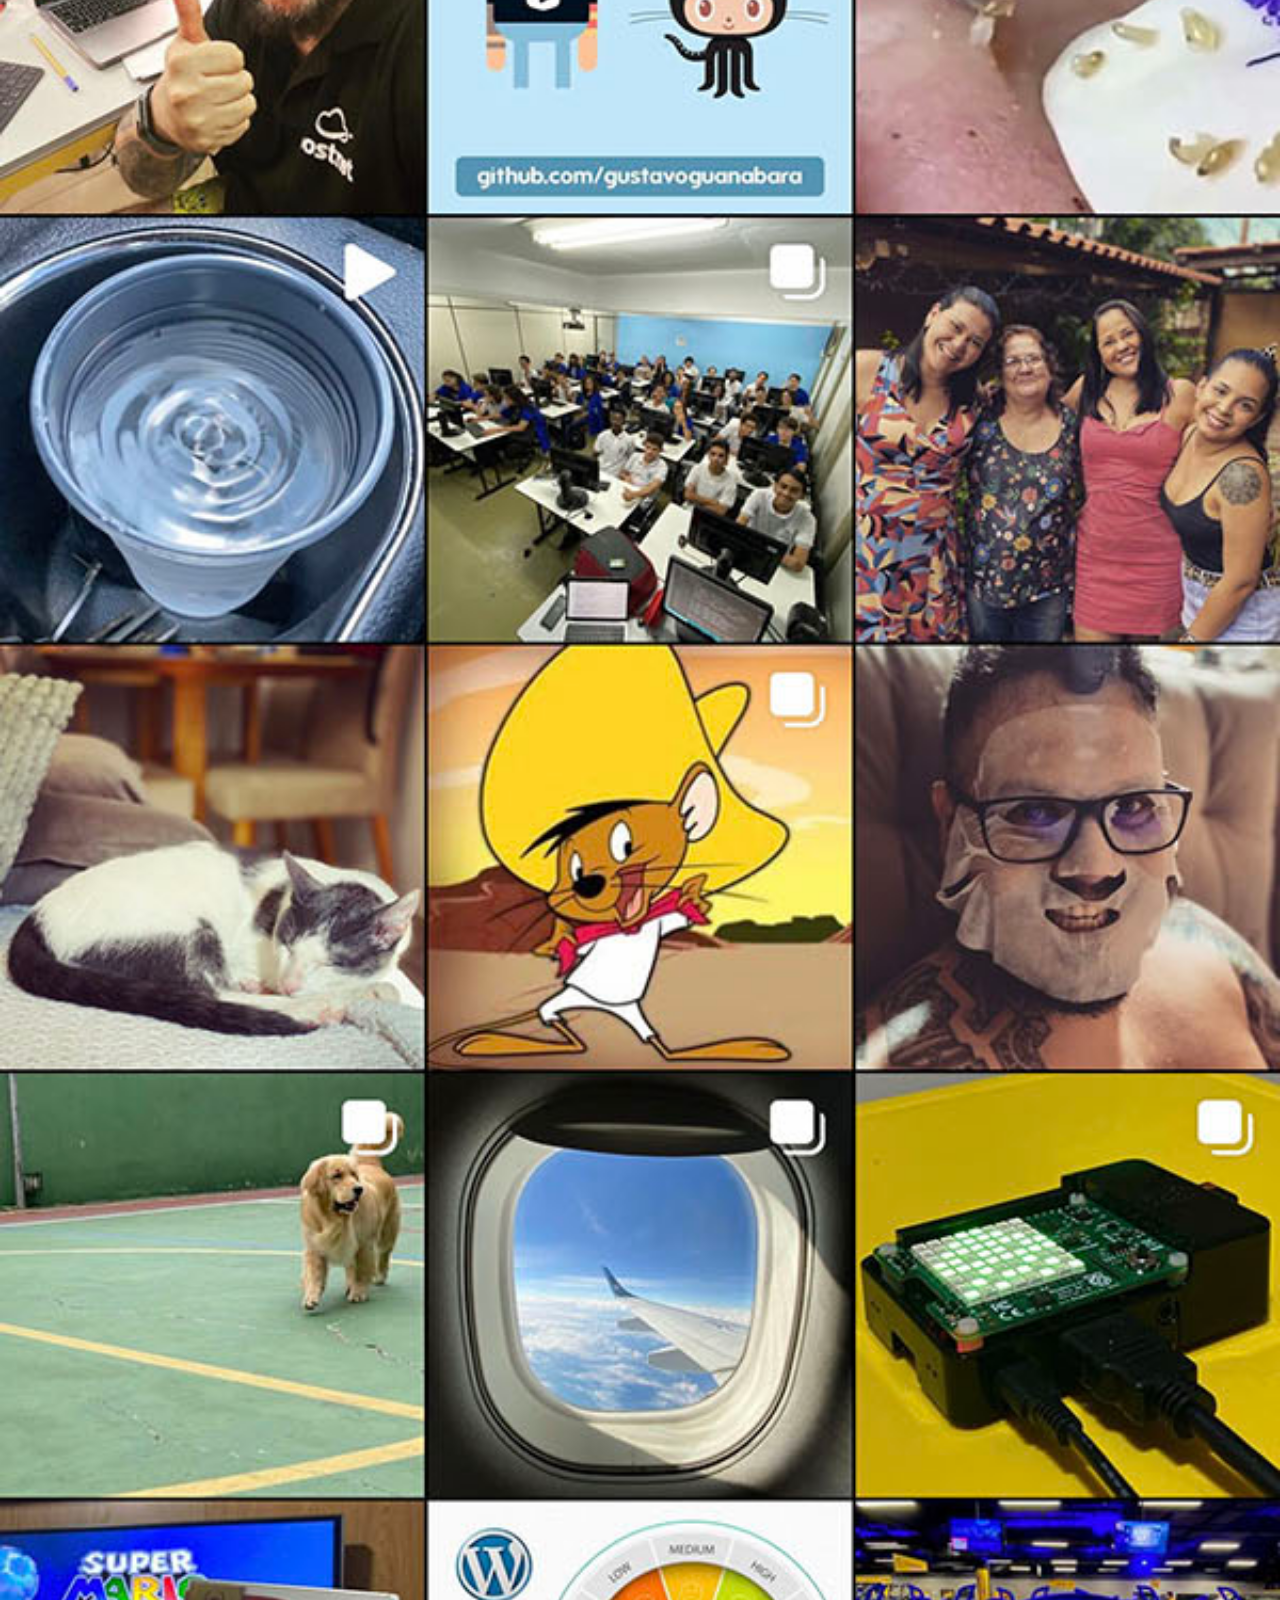
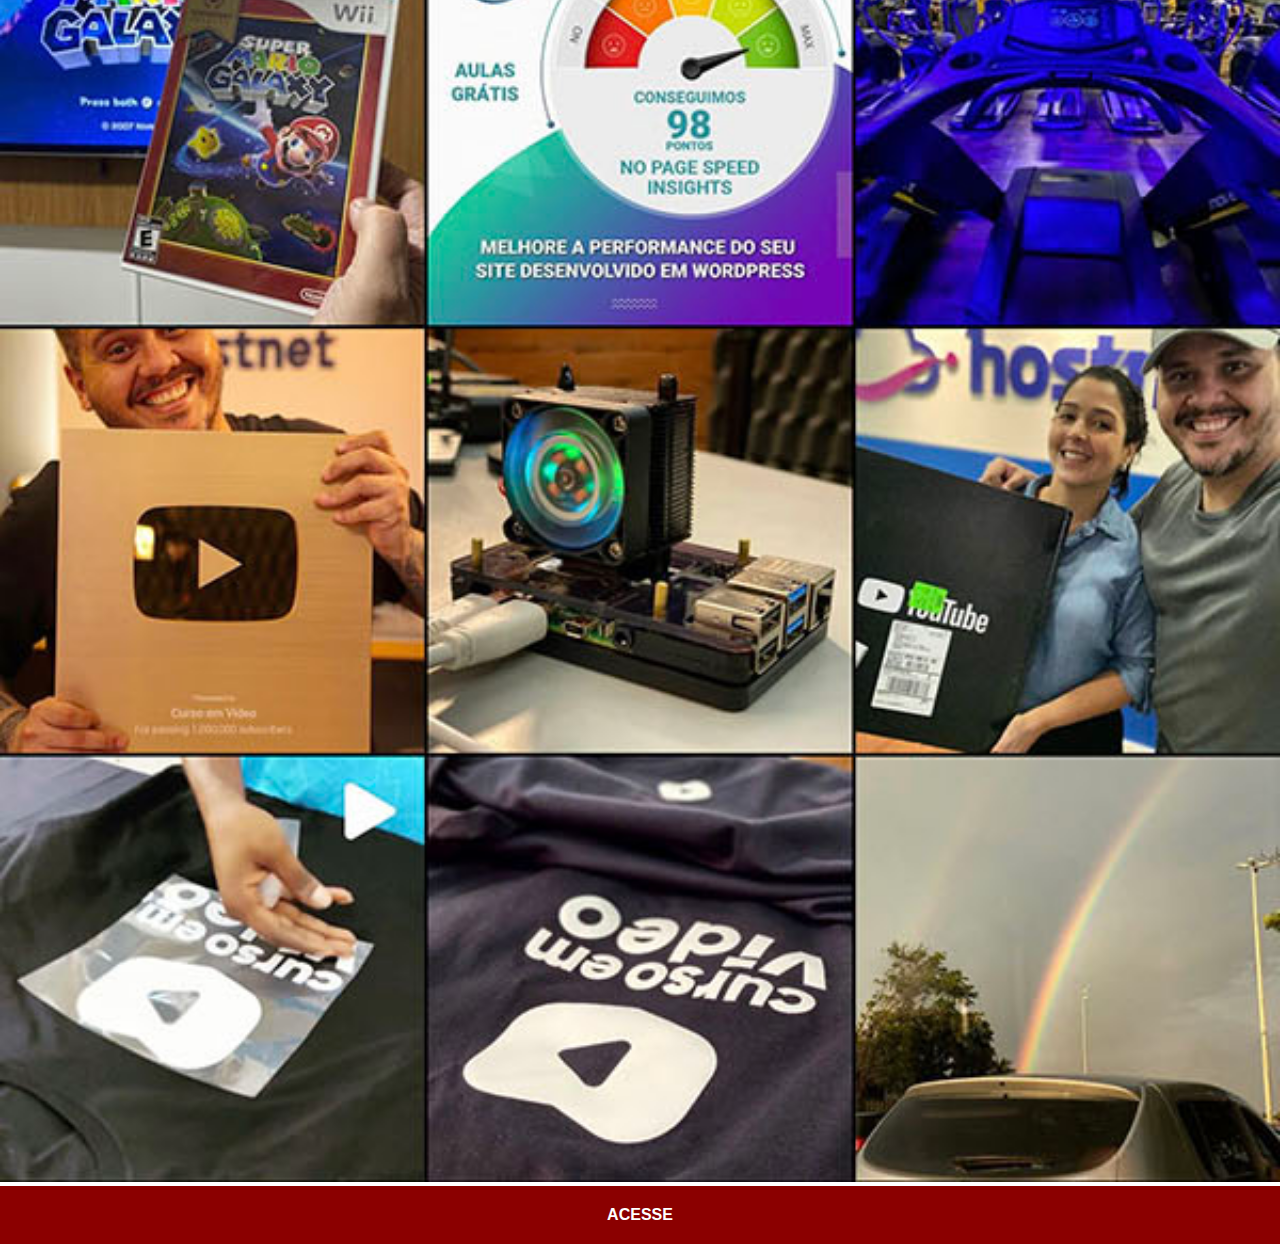
<file: instagram.html>
<!DOCTYPE html>
<html lang="pt-br">
<head>
  <meta charset="UTF-8">
  <meta name="viewport" content="width=device-width, initial-scale=1.0">
  <title>Instagram</title>
  <link rel="stylesheet" href="styles/social.css">
</head>
<body>
  <img src="imagens/tela-instagram.jpg" alt="Instagram">
  <a href="https://www.instagram.com/gustavoguanabara/" target="_blank">Acesse</a>
</body>
</html>
</file>
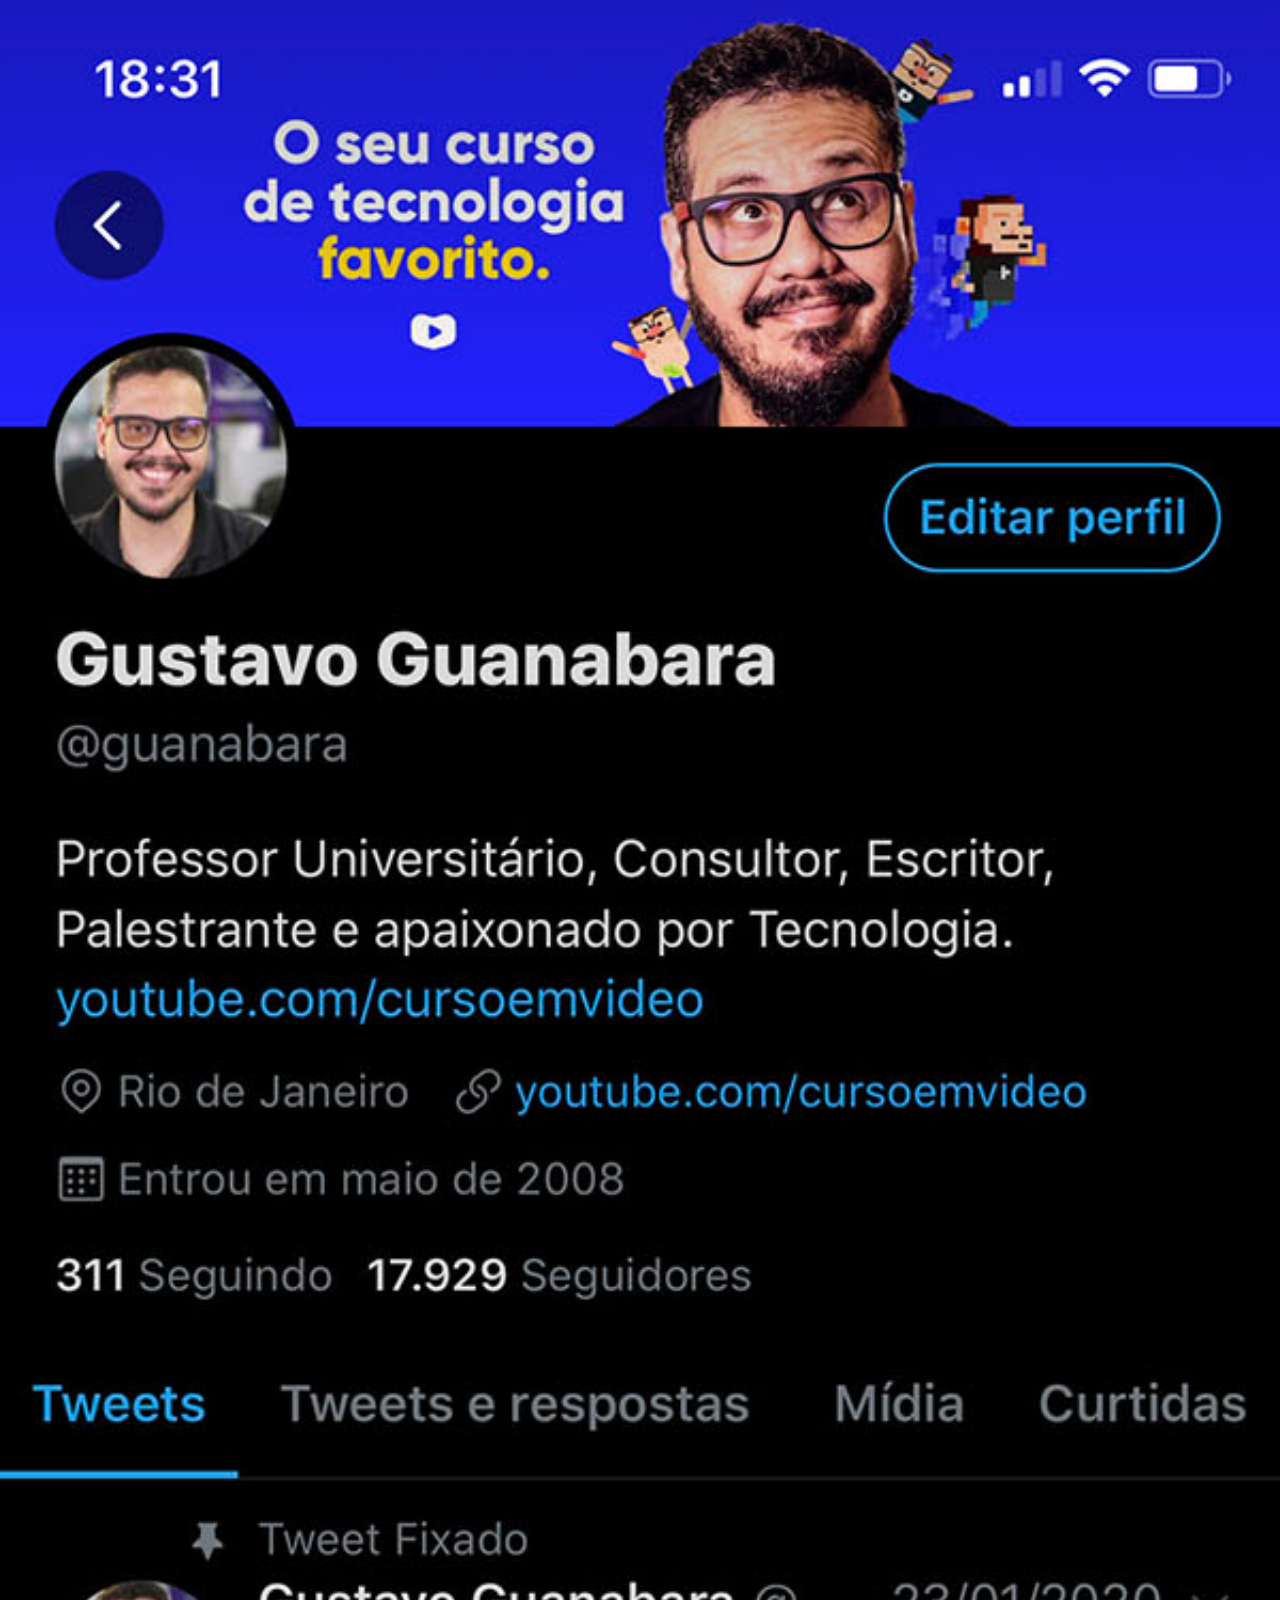
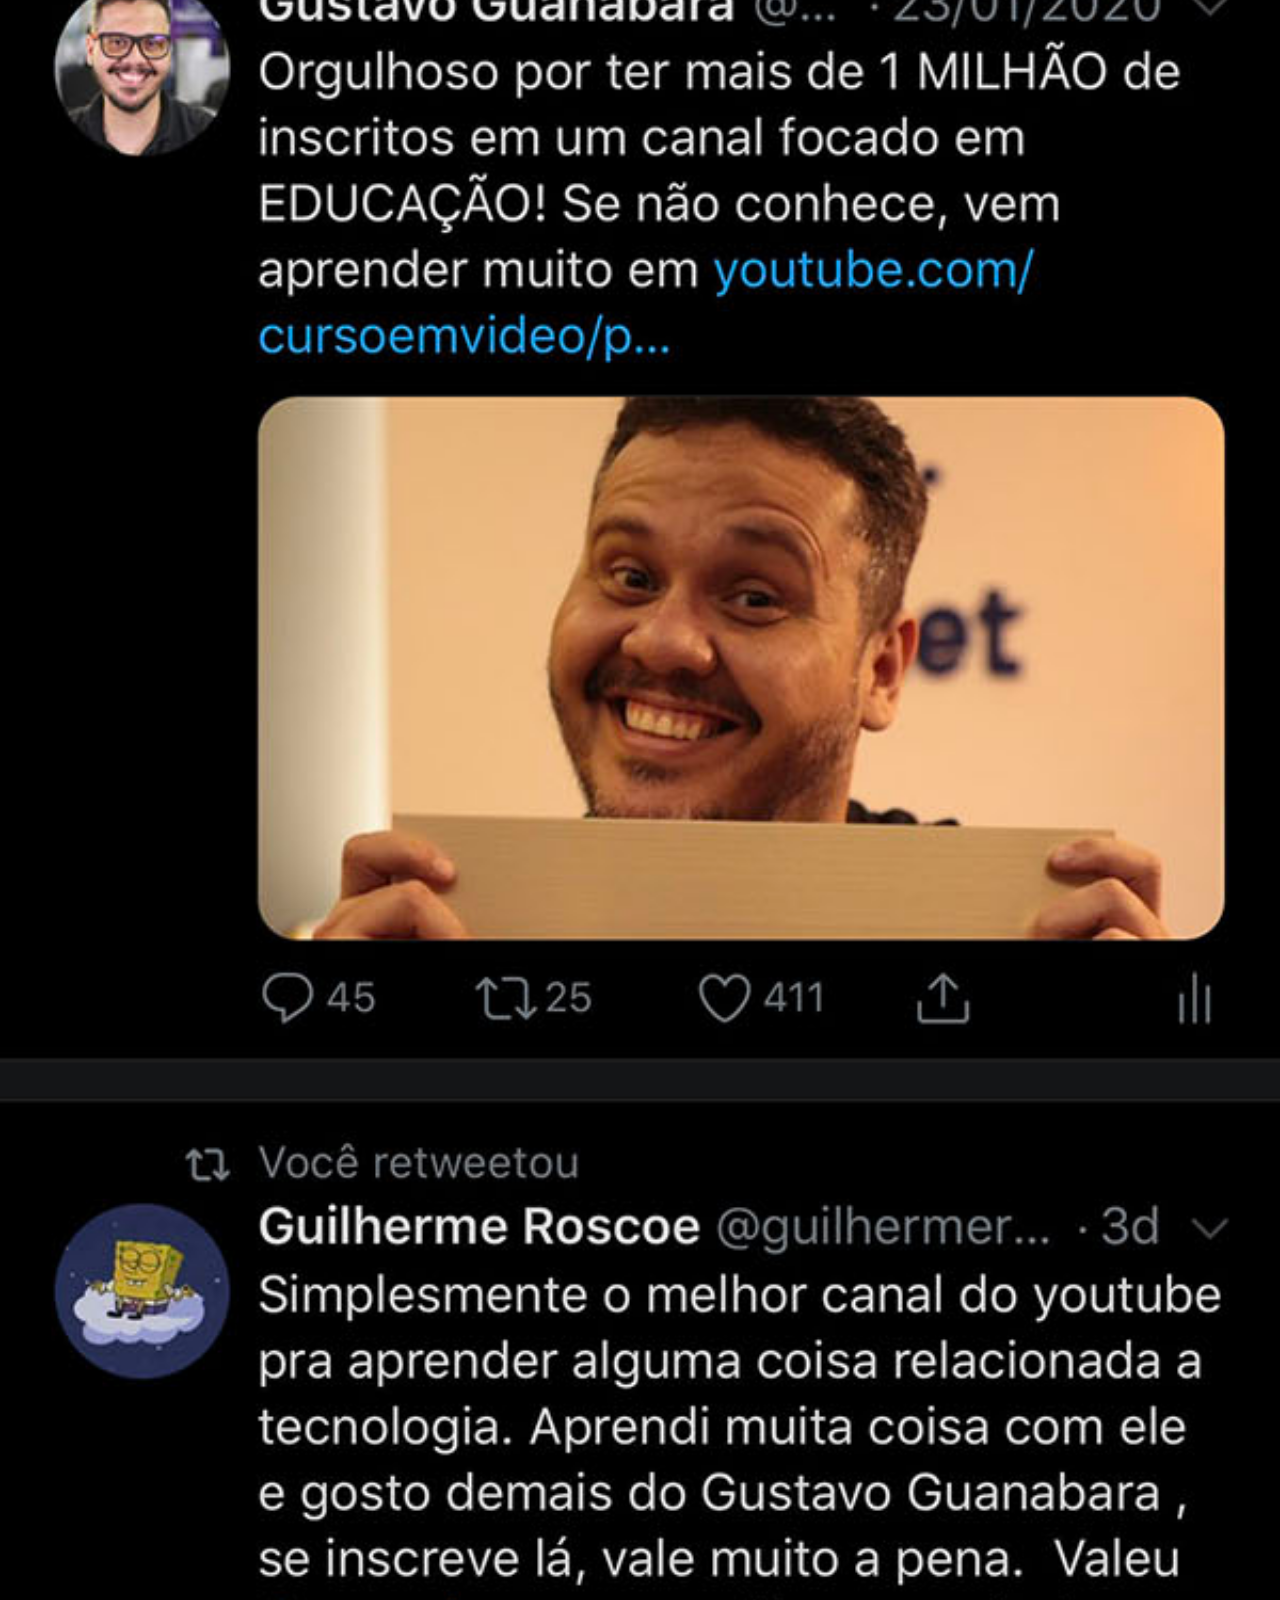
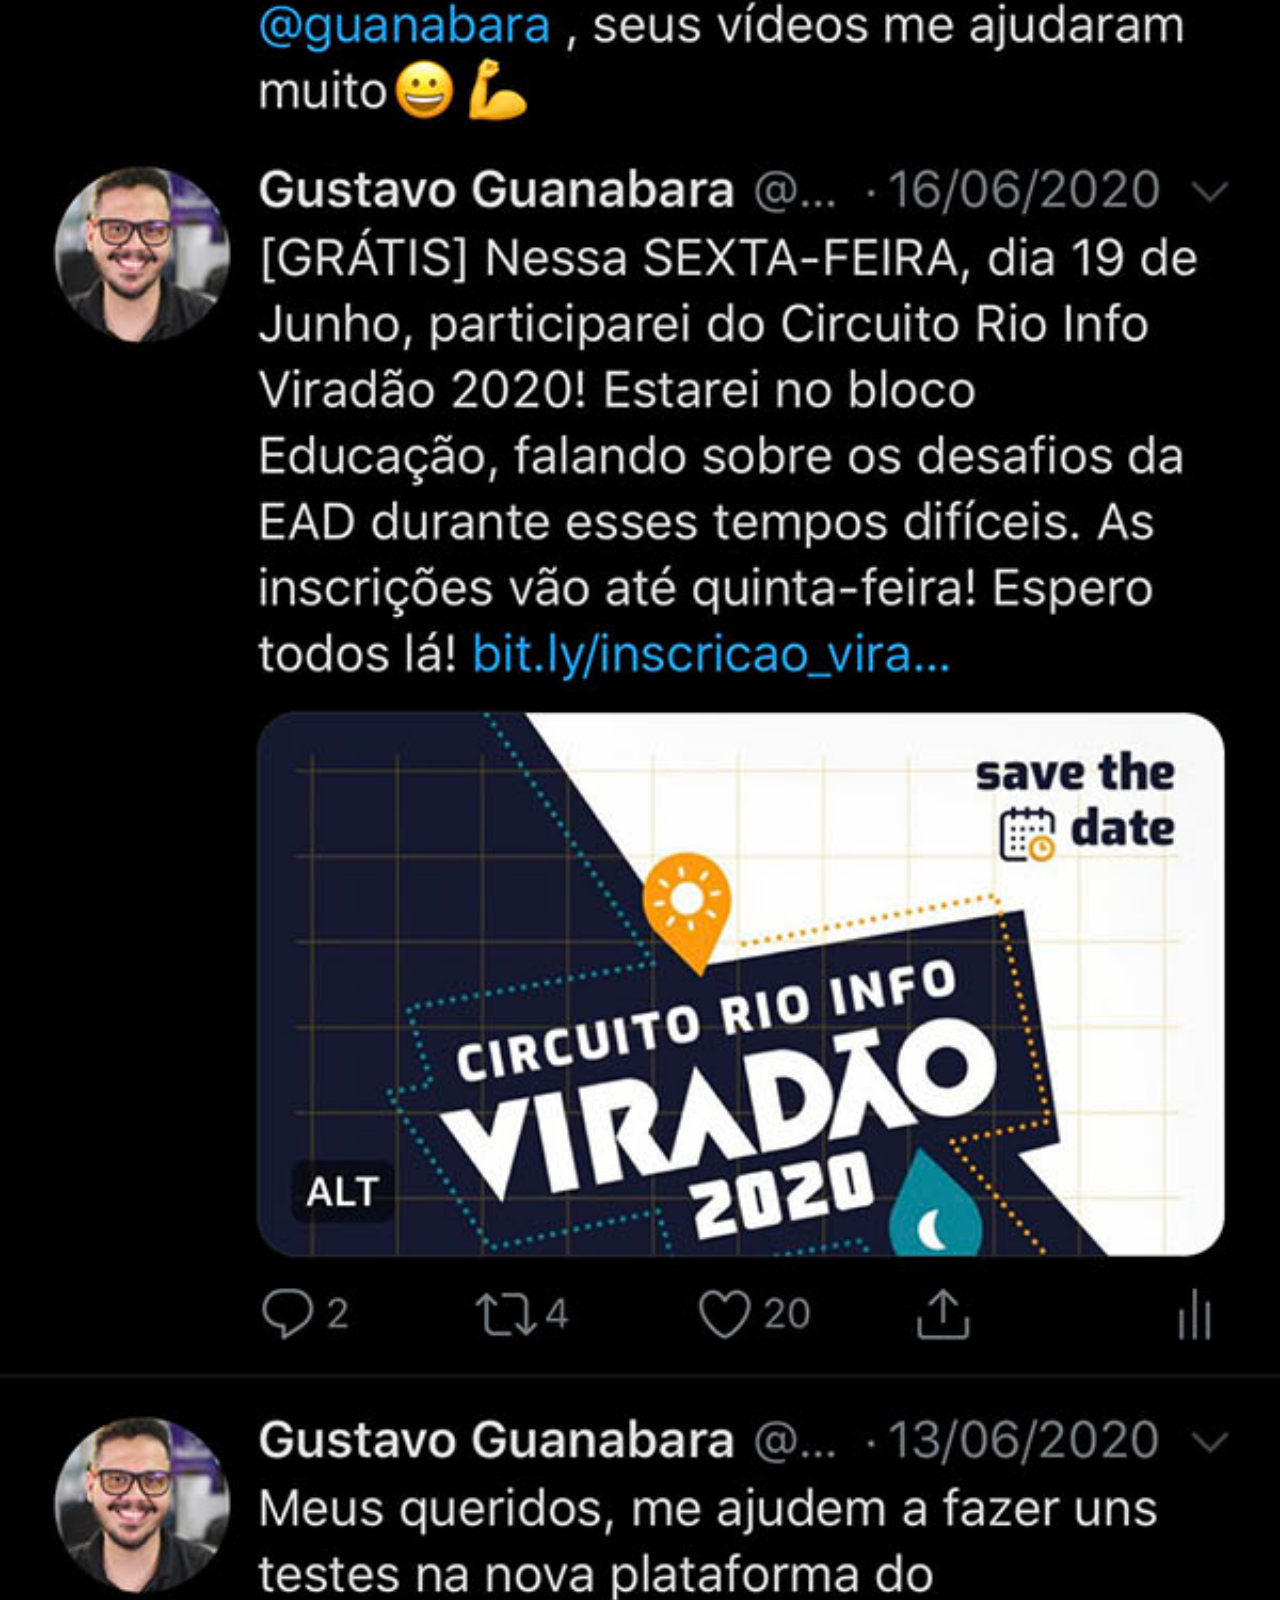
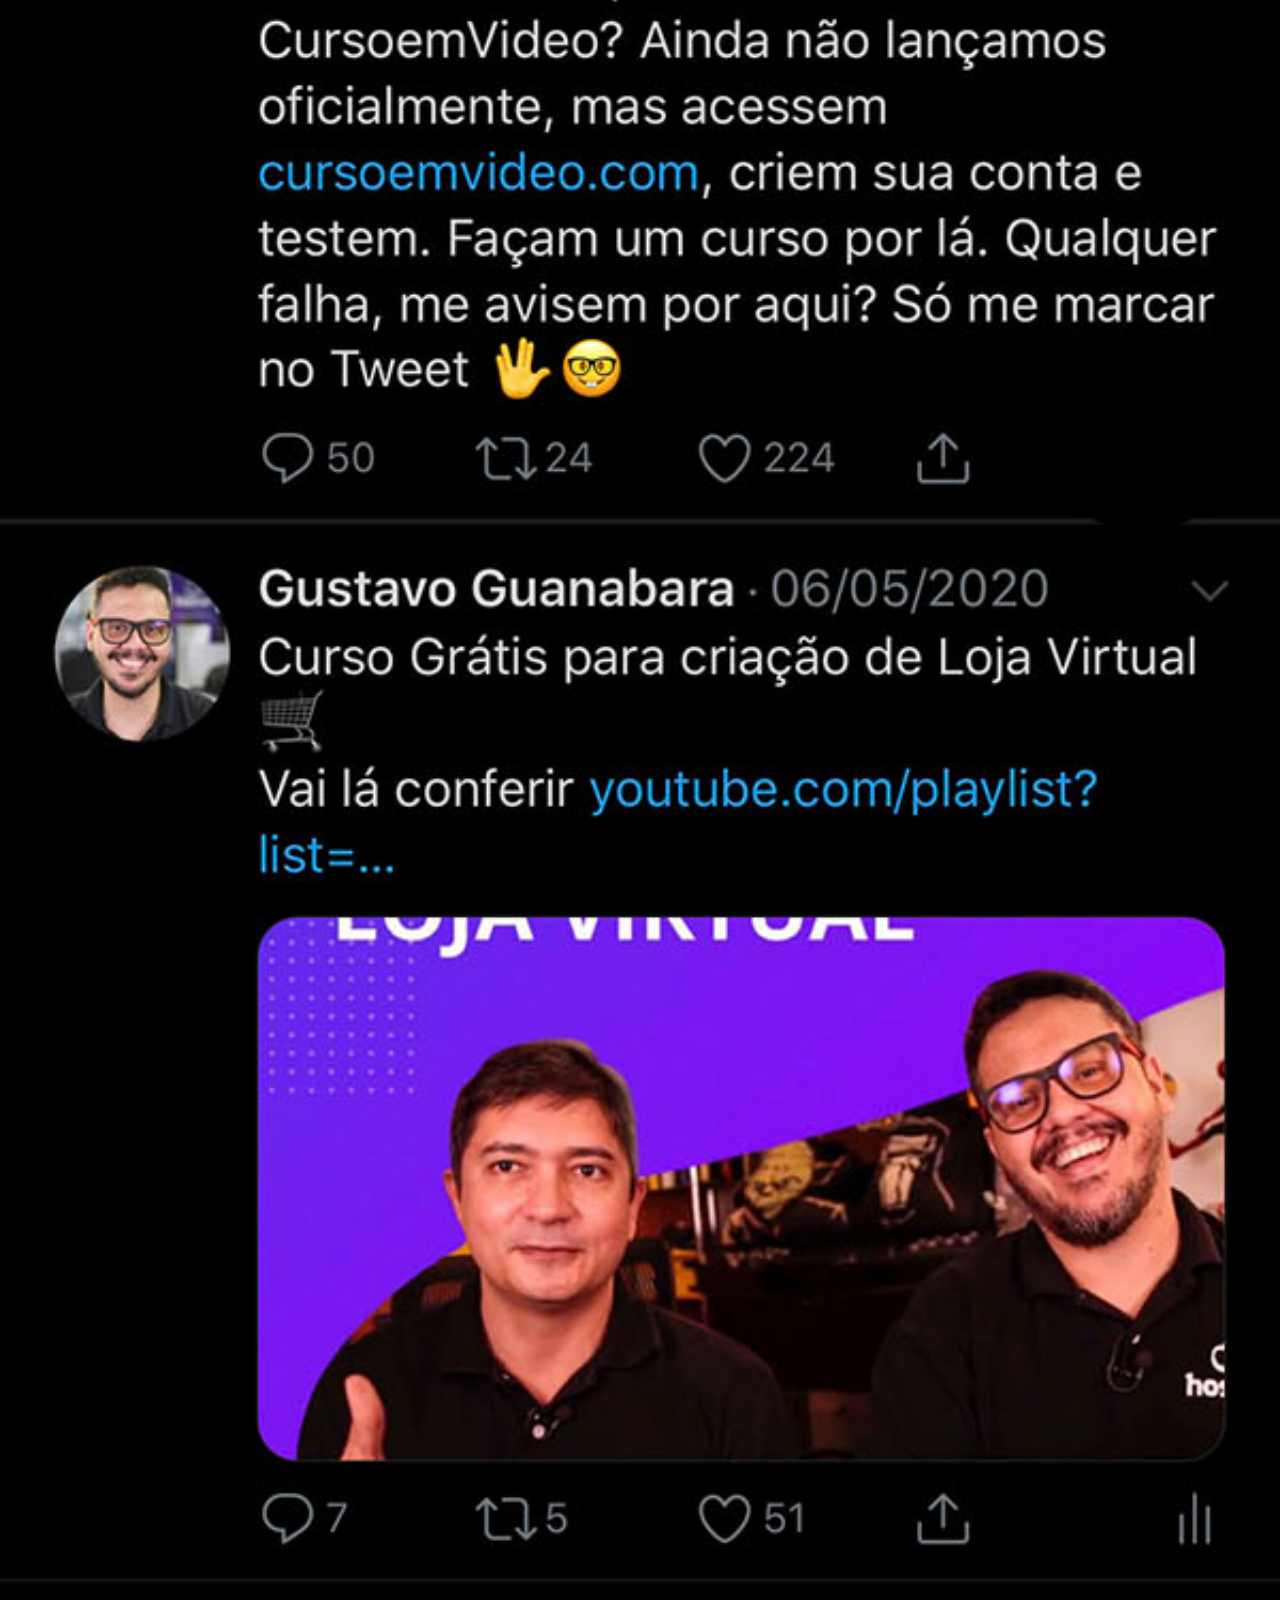
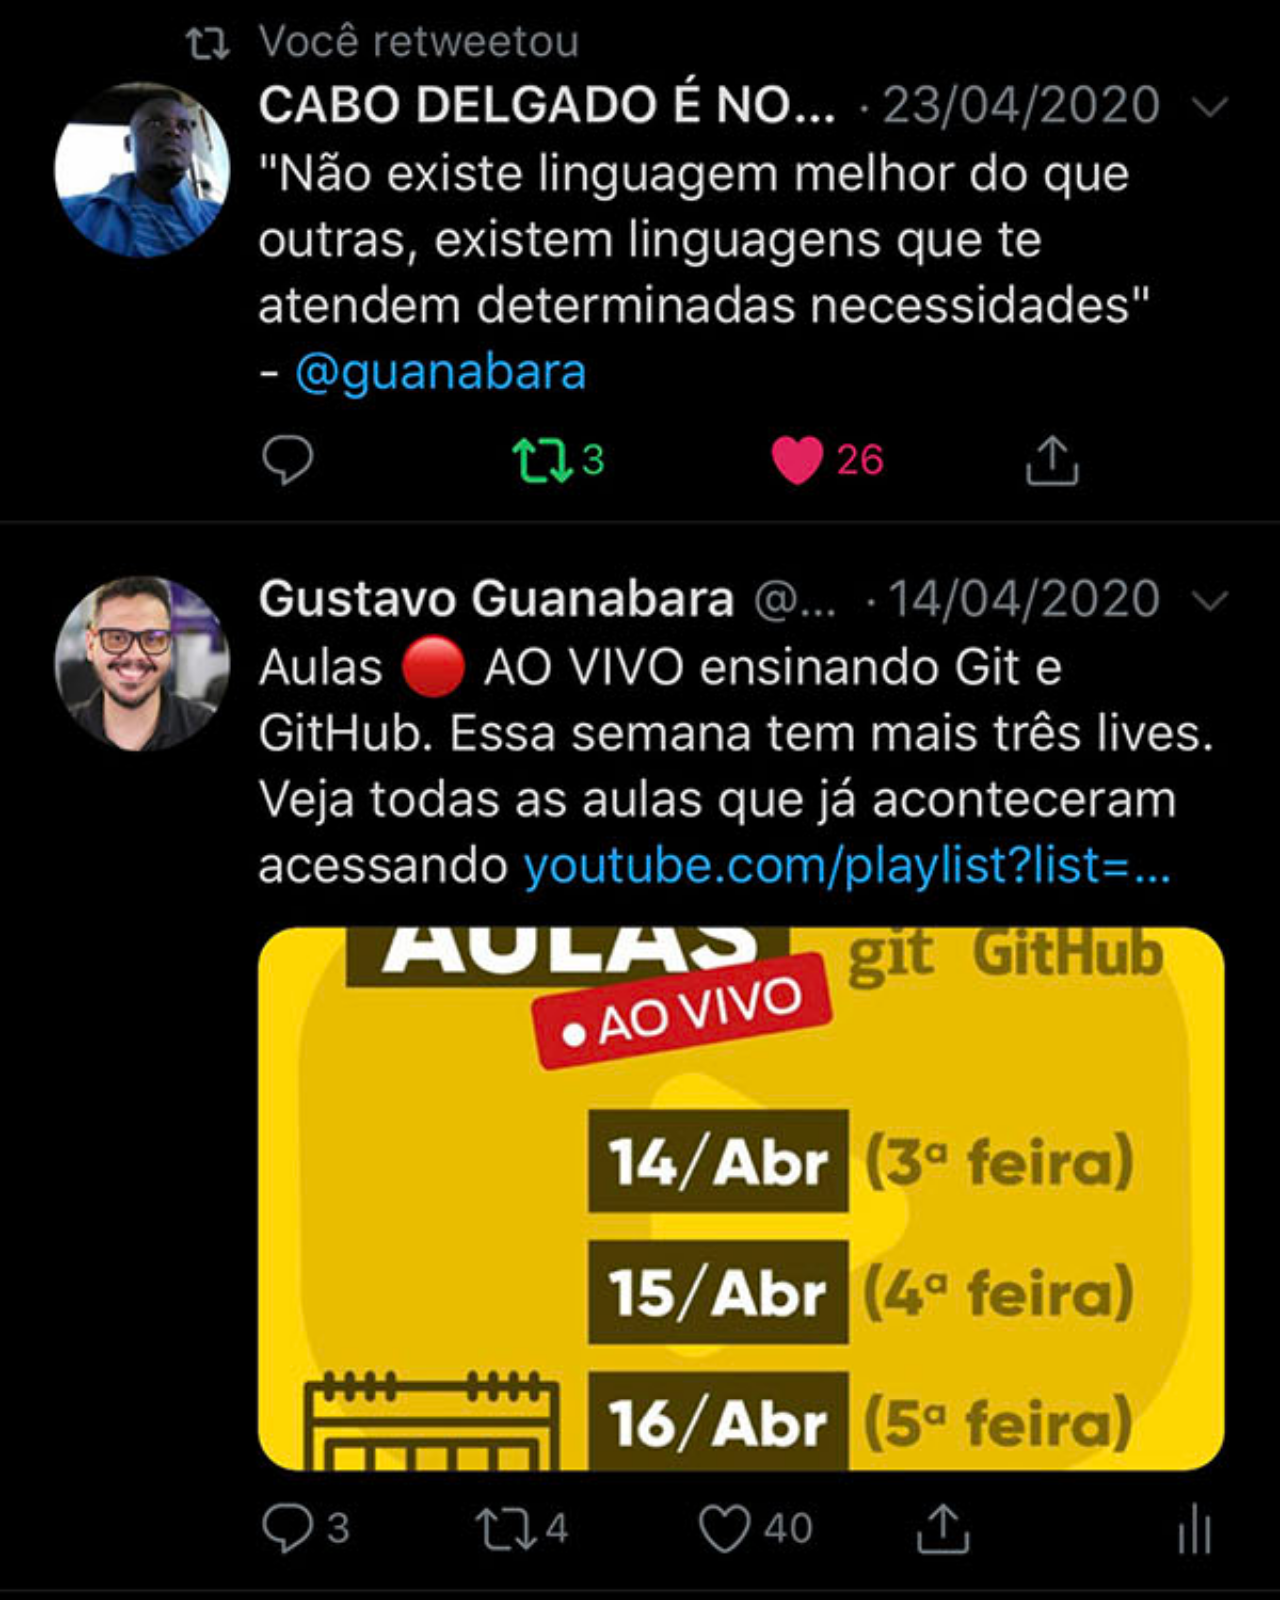
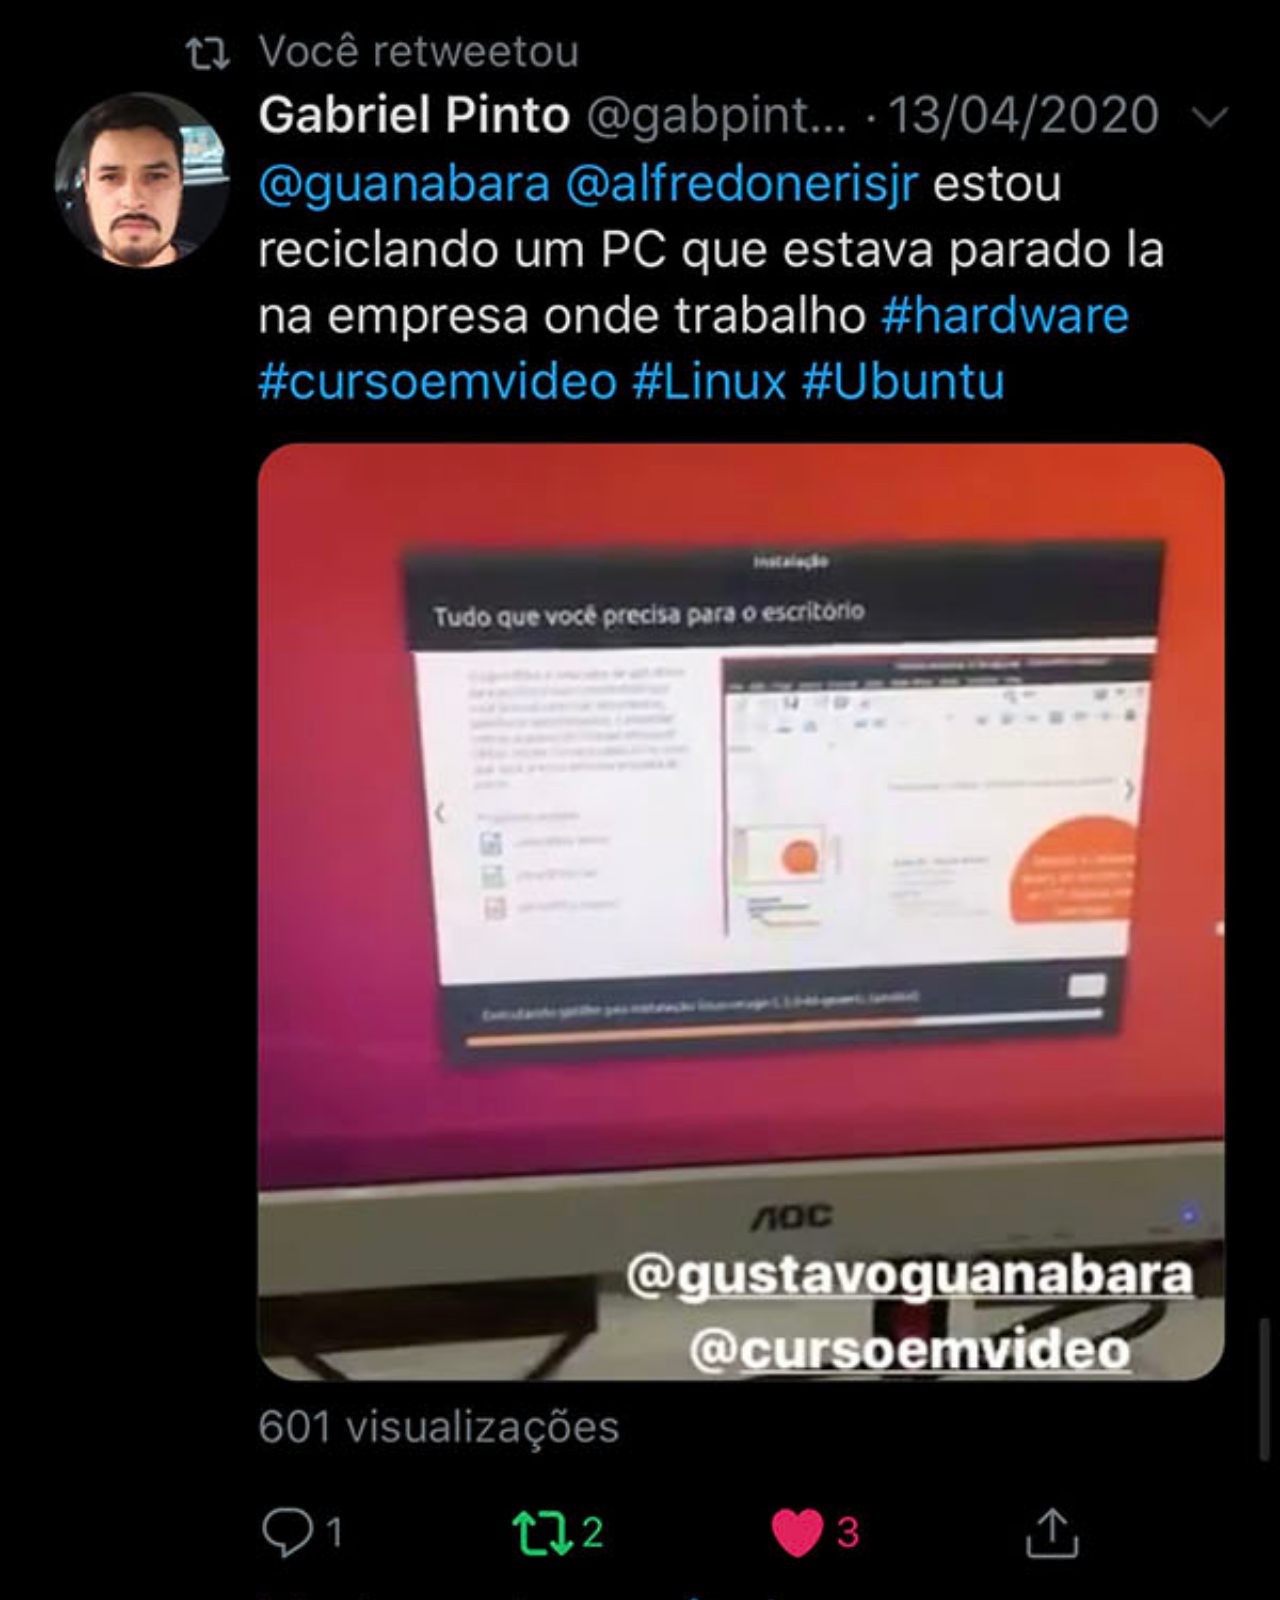
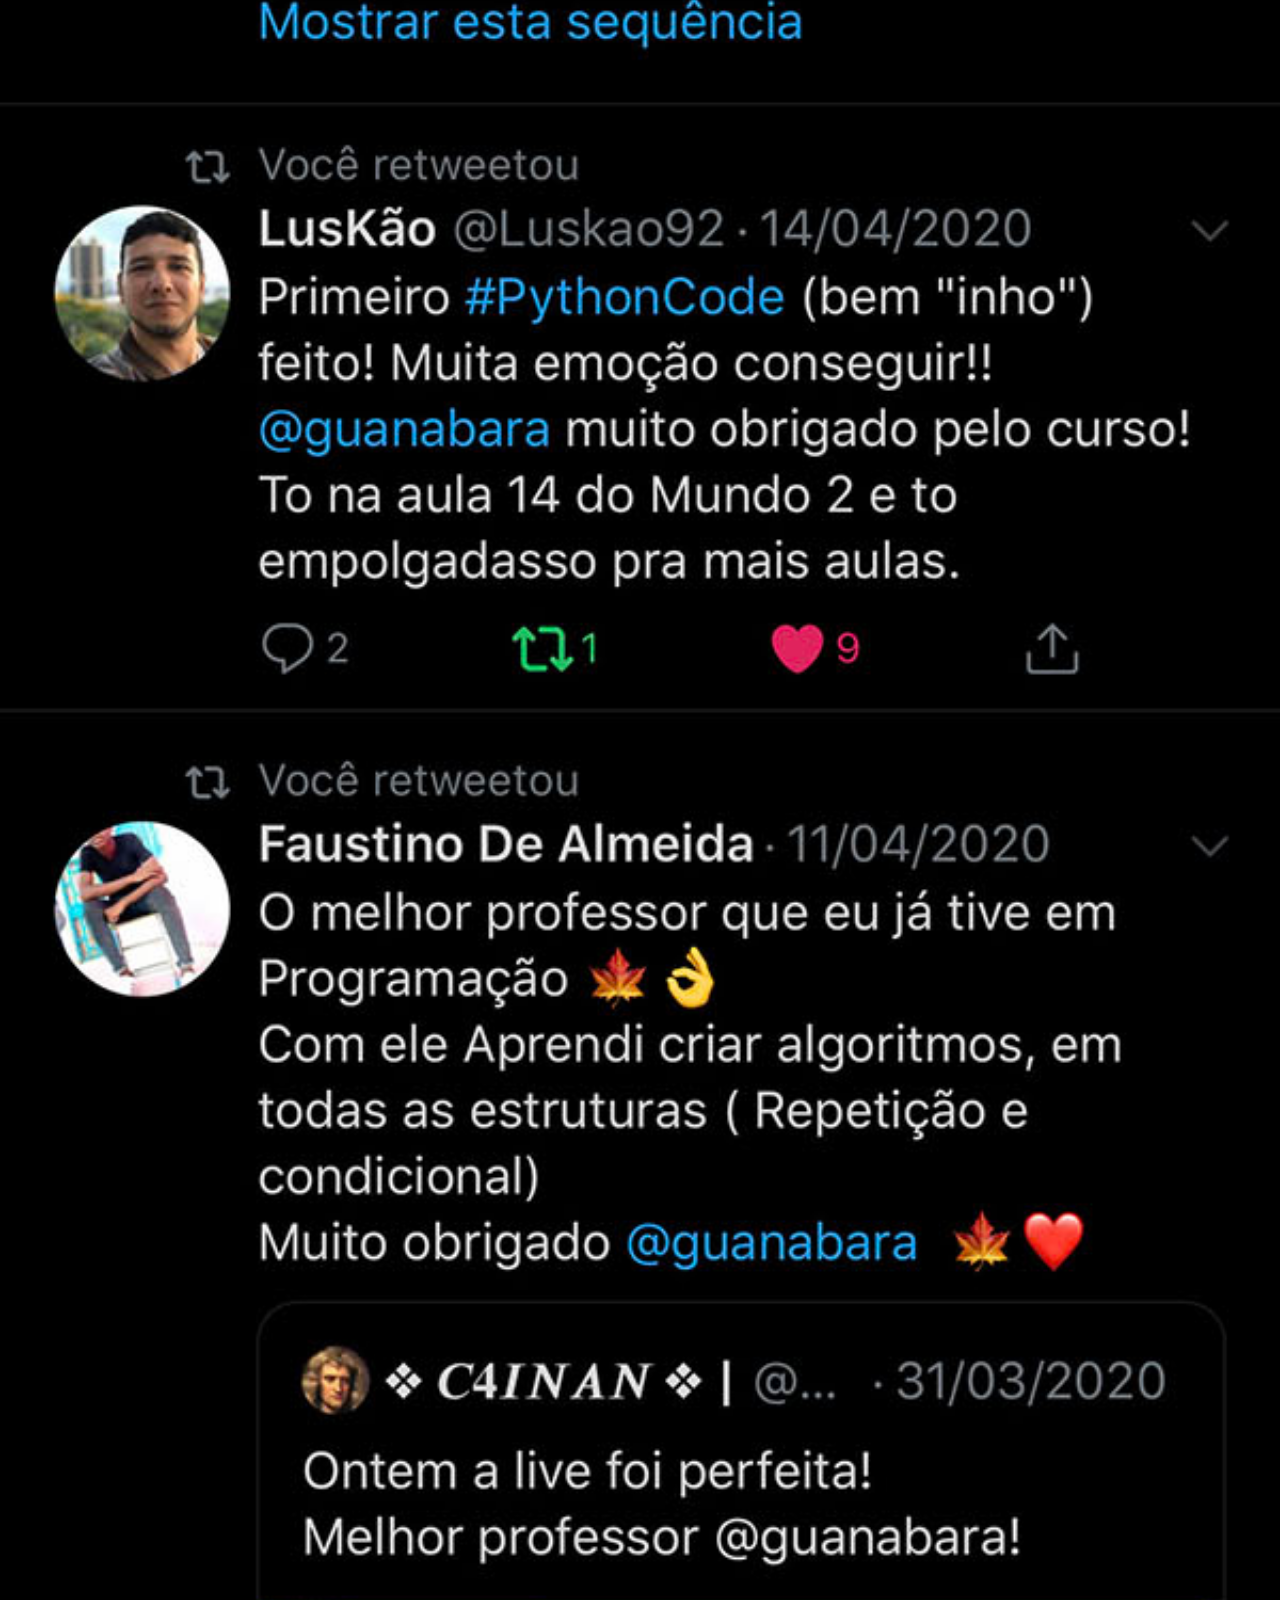
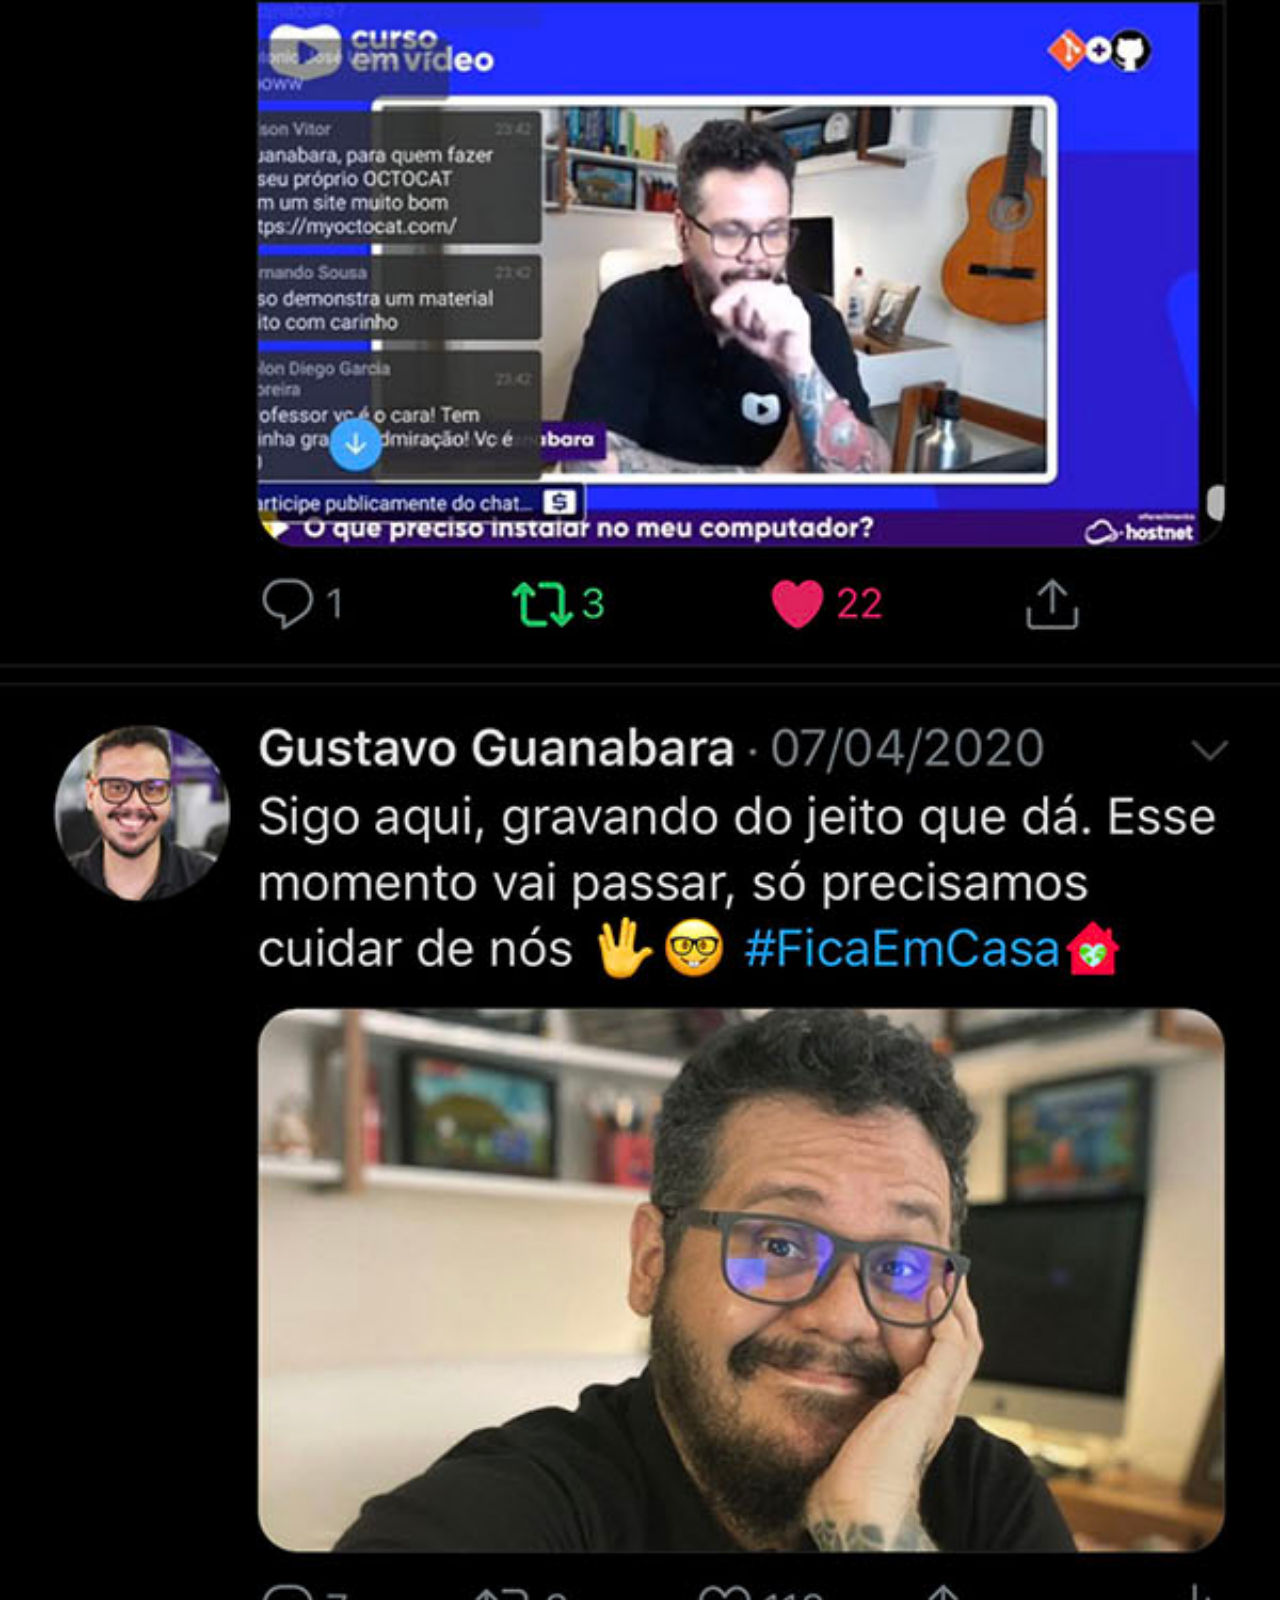
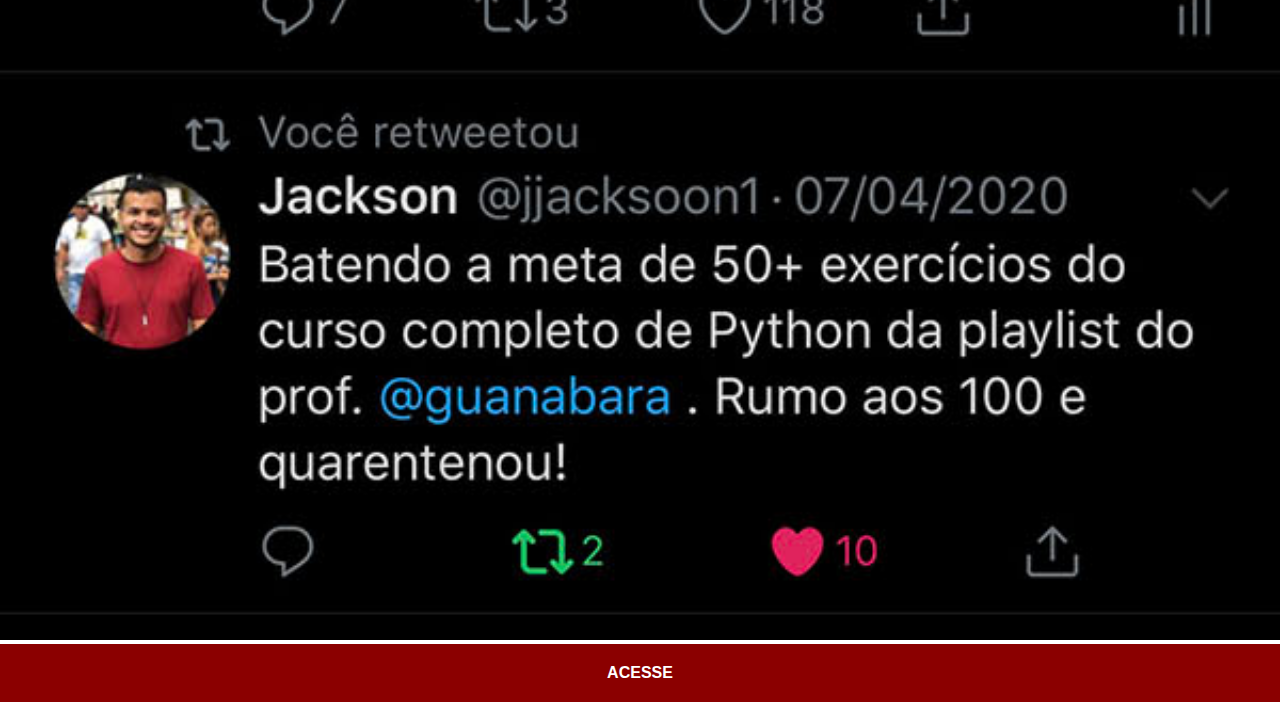
<file: twitter.html>
<!DOCTYPE html>
<html lang="pt-br">
<head>
  <meta charset="UTF-8">
  <meta name="viewport" content="width=device-width, initial-scale=1.0">
  <title>Twitter</title>
  <link rel="stylesheet" href="styles/social.css">
</head>
<body>
  <img src="imagens/tela-twitter.jpg" alt="Twitter">
  <a href="https://twitter.com/guanabara" target="_blank">Acesse</a>
</body>
</html>
</file>
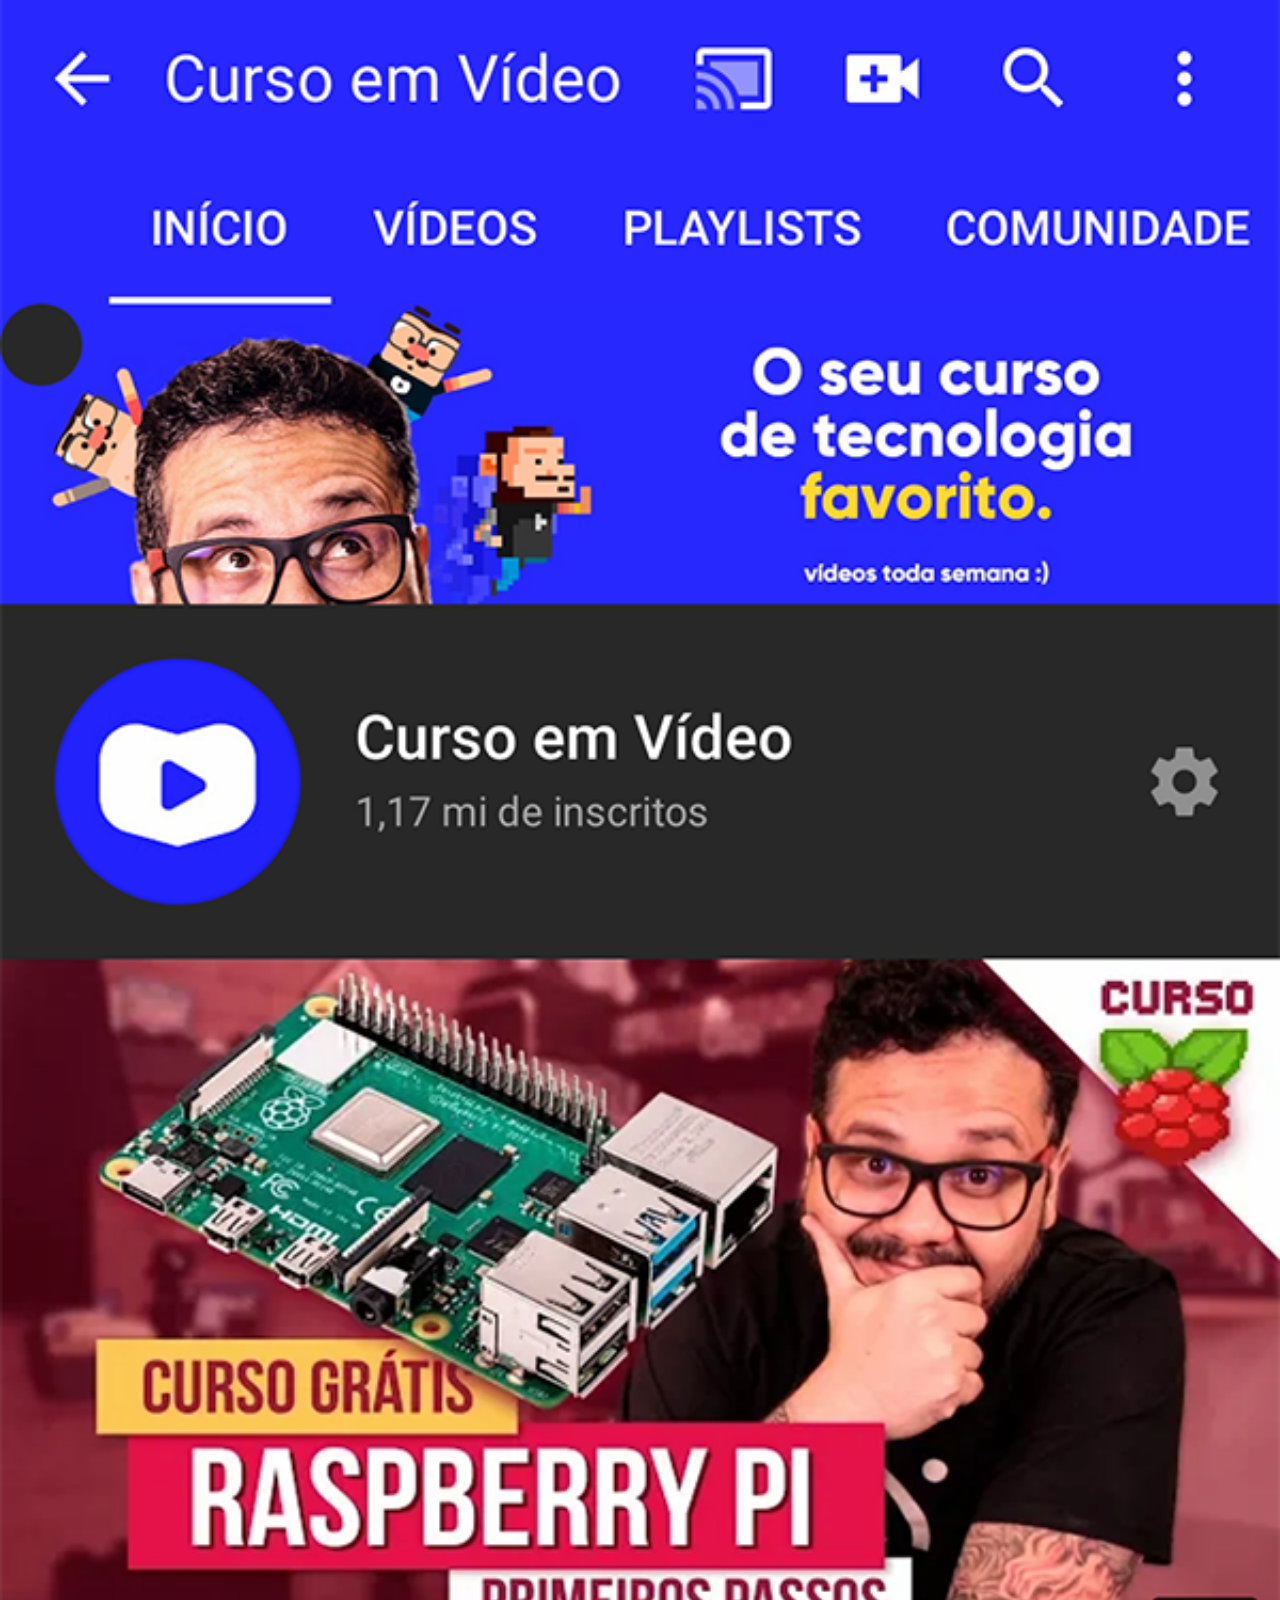
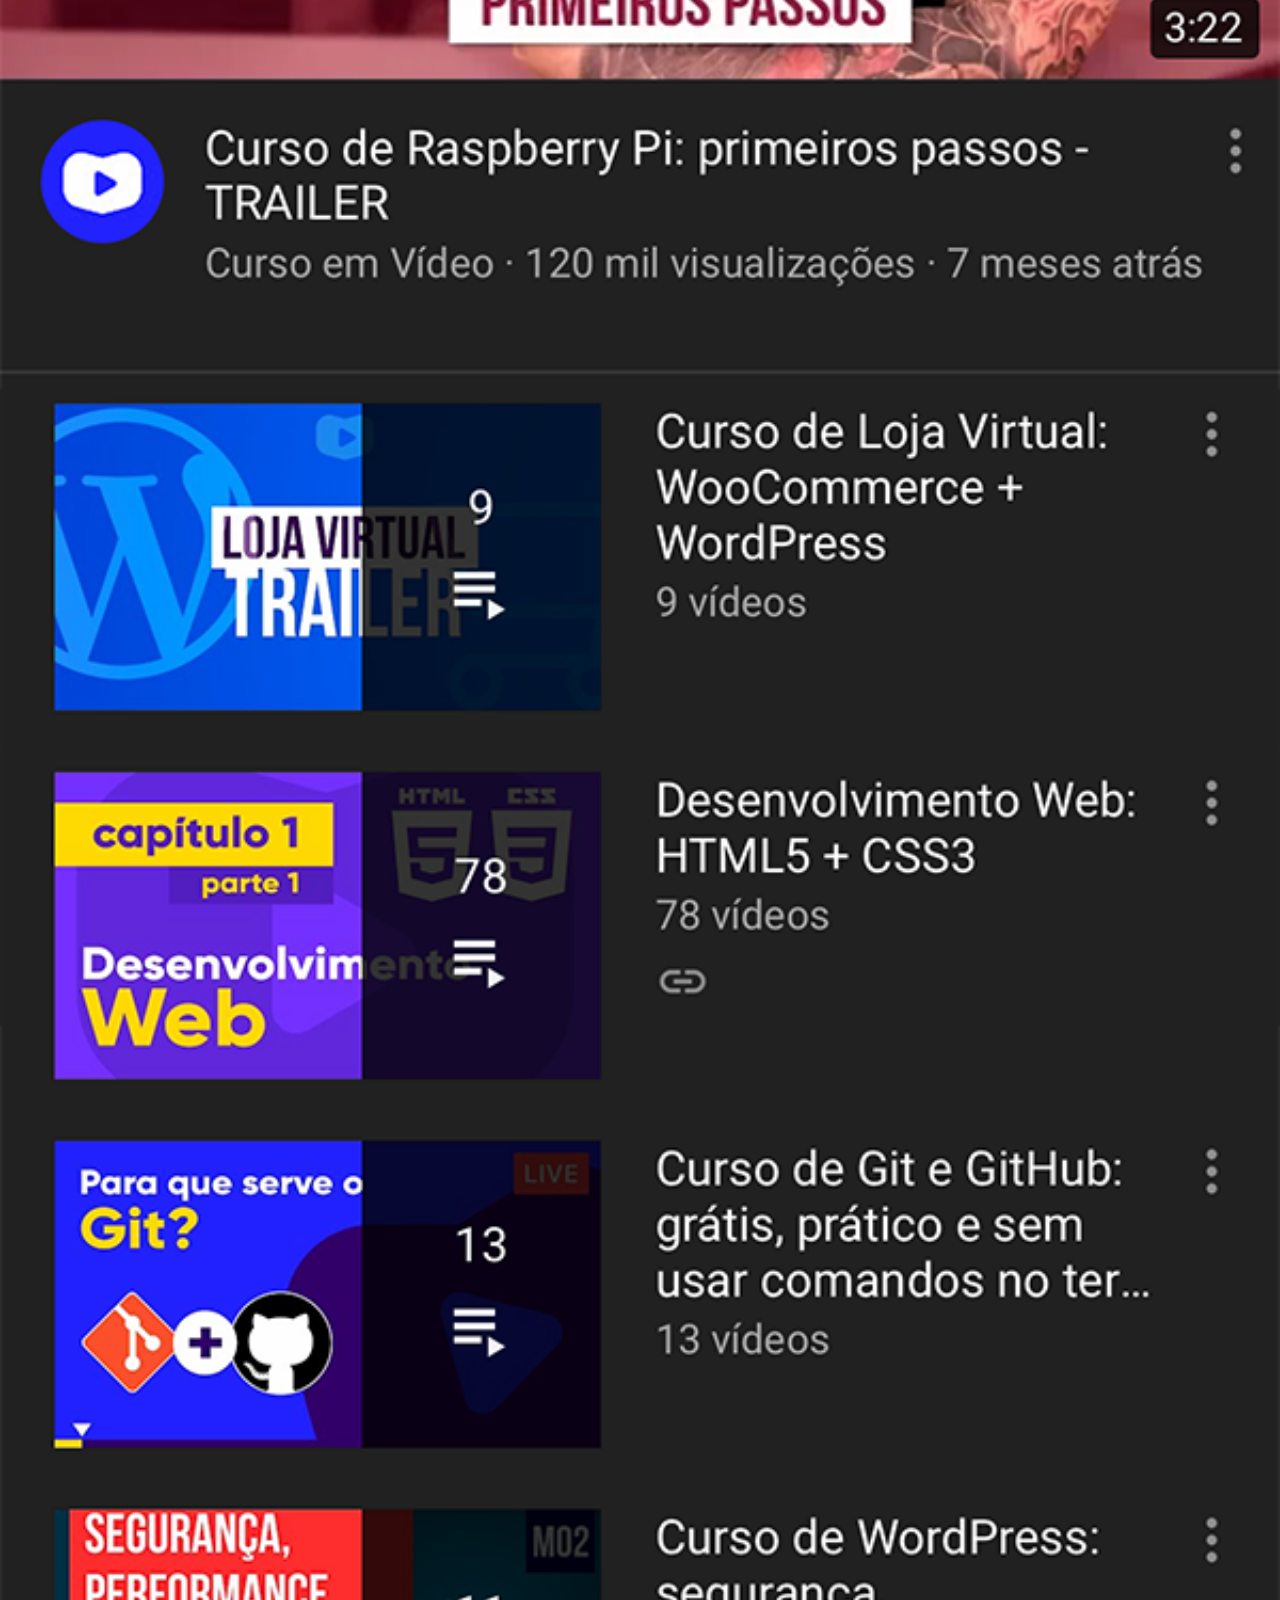
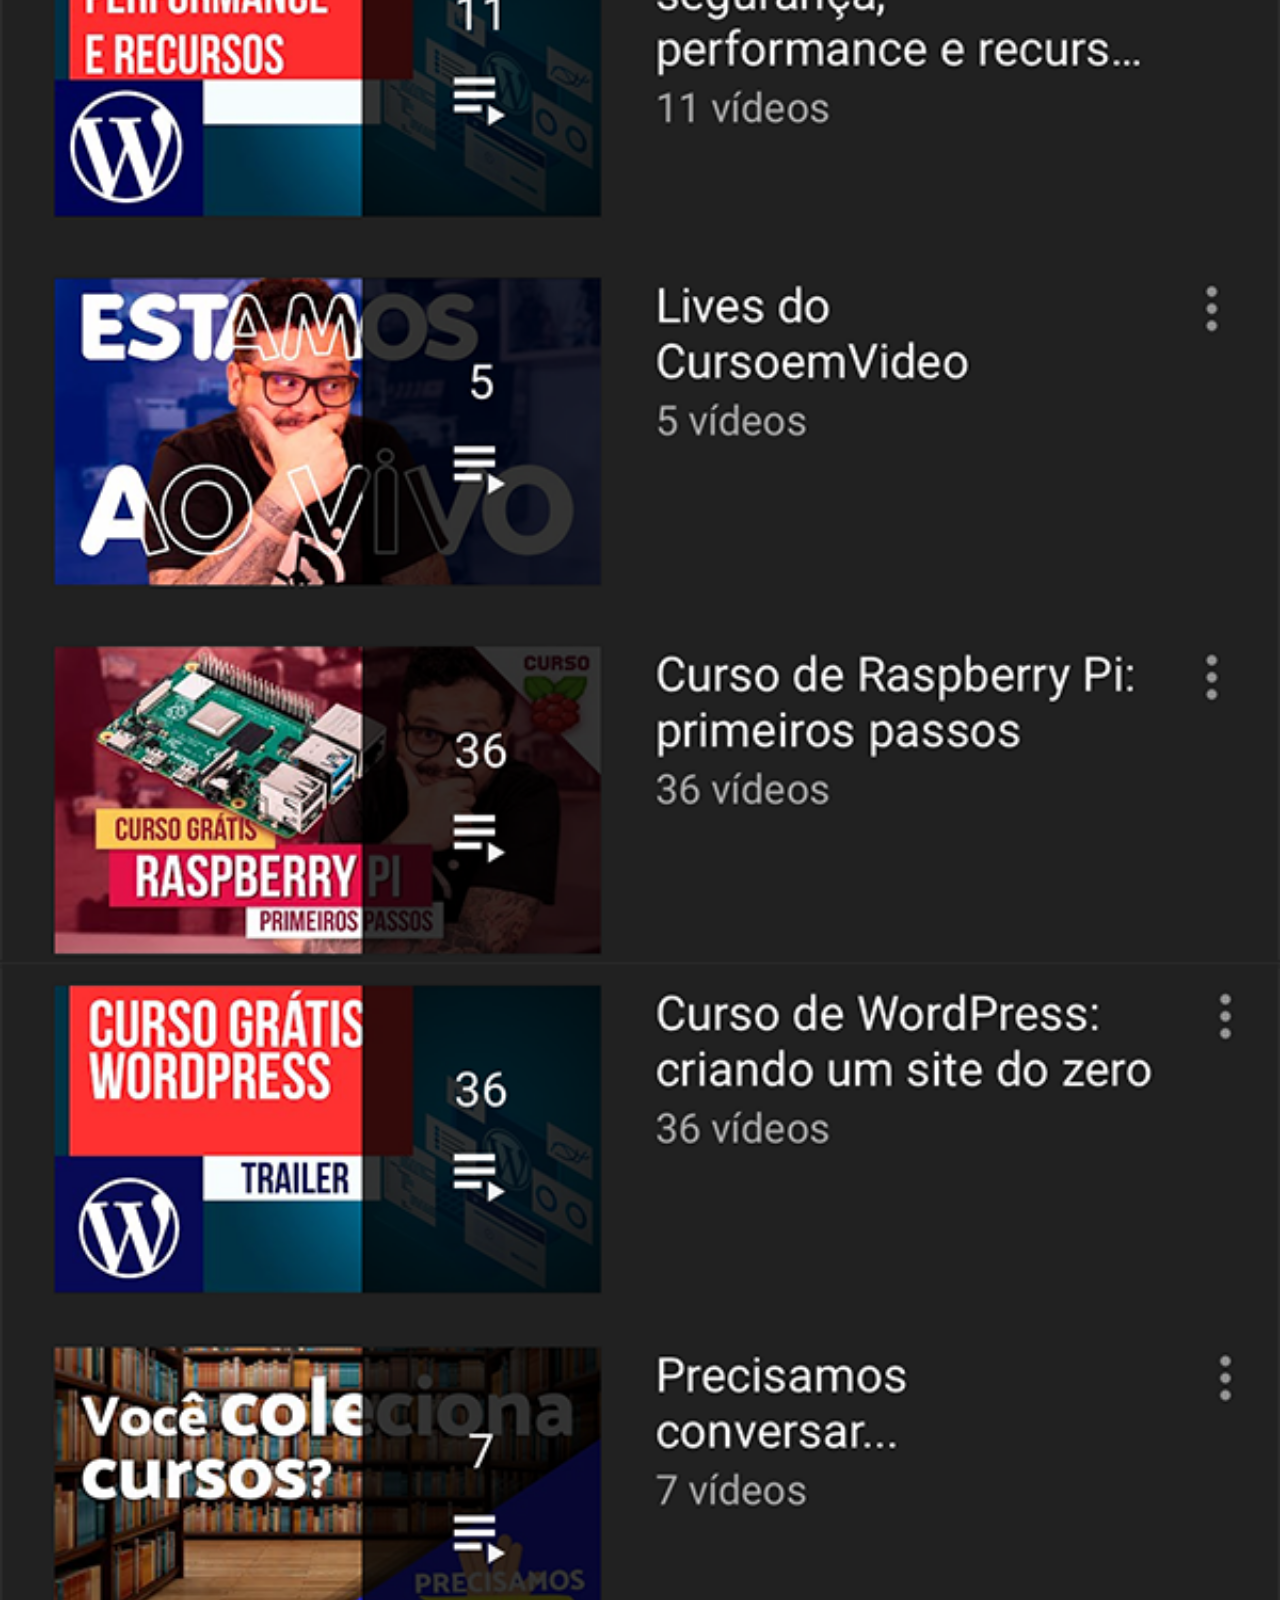
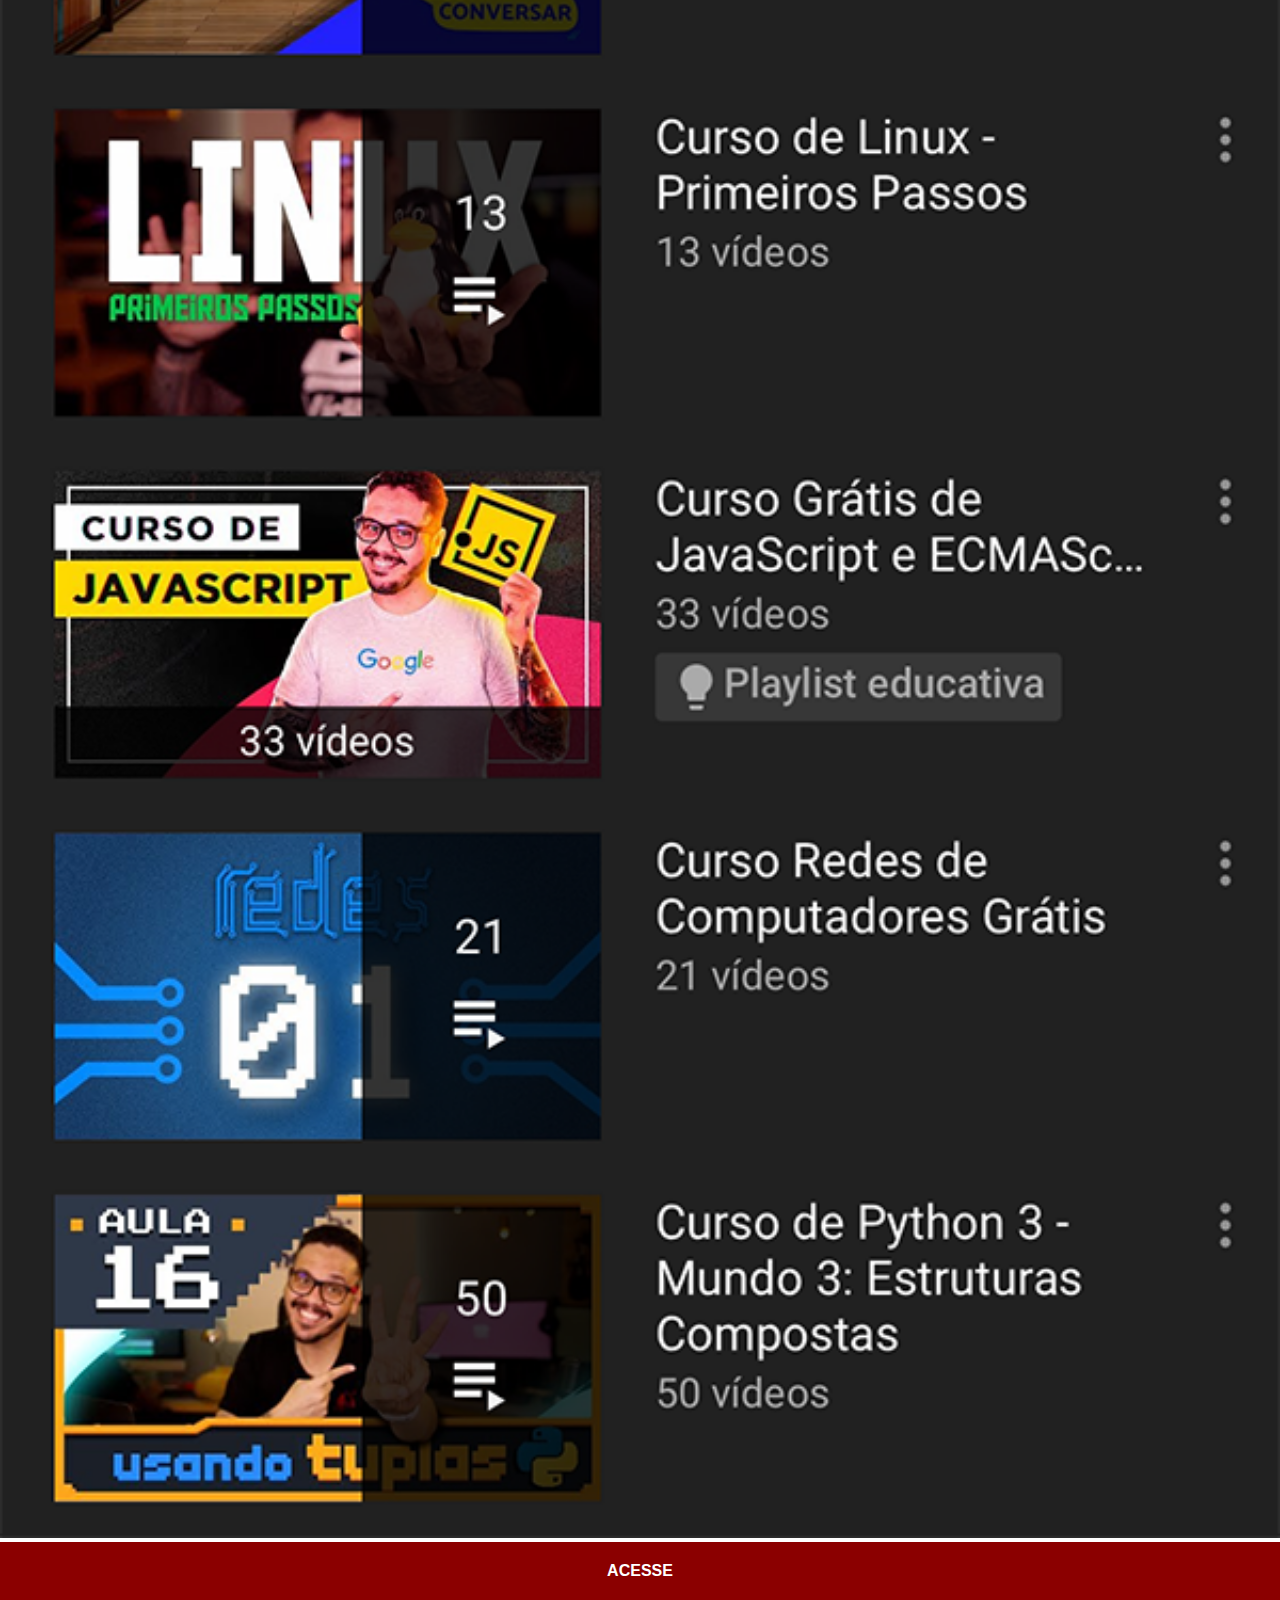
<file: youtube.html>
<!DOCTYPE html>
<html lang="pt-br">
<head>
  <meta charset="UTF-8">
  <meta name="viewport" content="width=device-width, initial-scale=1.0">
  <title>Youtube</title>
  <link rel="stylesheet" href="styles/social.css">
</head>
<body>
  <img src="imagens/tela-youtube.png" alt="Youtube">
  <a href="https://www.youtube.com/user/cursosemvideo/playlists" target="_blank">Acesse</a>
</body>
</html>
</file>
<file: styles/index.css>
@charset "UTF-8";

* {
  margin: 0;
  padding: 0;
  box-sizing: border-box;
}

html, body {
  width: 100vw;
  height: 100vh;
}

body {
  background: url(../imagens/fundo-madeira.jpg) no-repeat top center;
  background-size: cover;
  background-attachment: fixed;
}

main {
  position: relative;
  height: 100vh;
}

#fone {  
  width: 311px;
  height: 627px;
  background: url(../imagens/frame-iphone.png) no-repeat;

  position: absolute;
  top: 50%;
  left: 50%;
  transform: translate(-50%,-50%);

  #screen {
    position: relative;
    width: 269px;
    height: 471px;
    top: 80px;
    left: 21px;
  }
}

#social-links {
  display: flex;
  flex-direction: column;
  float: right;
  width: 80px;
  height: 100vh;
  justify-content: center;

  img {
    width: 50px;
    margin: 10px;
    border-radius: 50%;
    box-shadow: 2px 2px 5px rgba(0, 0, 0, 0.400);
  }

  img:hover {
    border: 2px solid rgba(255, 255, 255, 0.600);
    box-shadow: 5px 5px 10px rgba(0, 0, 0, 0.600);
    transform: translate(-3px, -3px);
    transition: transform .3s, border .5s;
  }
}
</file>
<file: styles/media.css>
@charset "UTF-8";

@media screen and (max-width: 449px) {
  #fone {
    /* position: absolute; */
    top: 70vh;
  }

  #social-links {
    display: flex;
    flex-direction: row;
    height: 70px;
    position: absolute;
    left: 40%;
  
    img {
      width: 40px;
      margin: 5px;
    }
  }
}
</file>
<file: styles/social.css>
@charset "UTF-8";

* {
  margin: 0;
  padding: 0;
  box-sizing: border-box;
  font-family: Arial, Helvetica, sans-serif;
}

img {
  width: 100vw;
}

::-webkit-scrollbar {
  width: 0;
  height: 0;
}

a {
  text-decoration: none;
  background-color: darkred;
  color: white;
  font-weight: bolder;
  text-align: center;
  text-transform: uppercase;
  display: block;
  padding: 20px;
}

a:hover {
  background-color: red;
  transition: all .4s;
}
</file>
